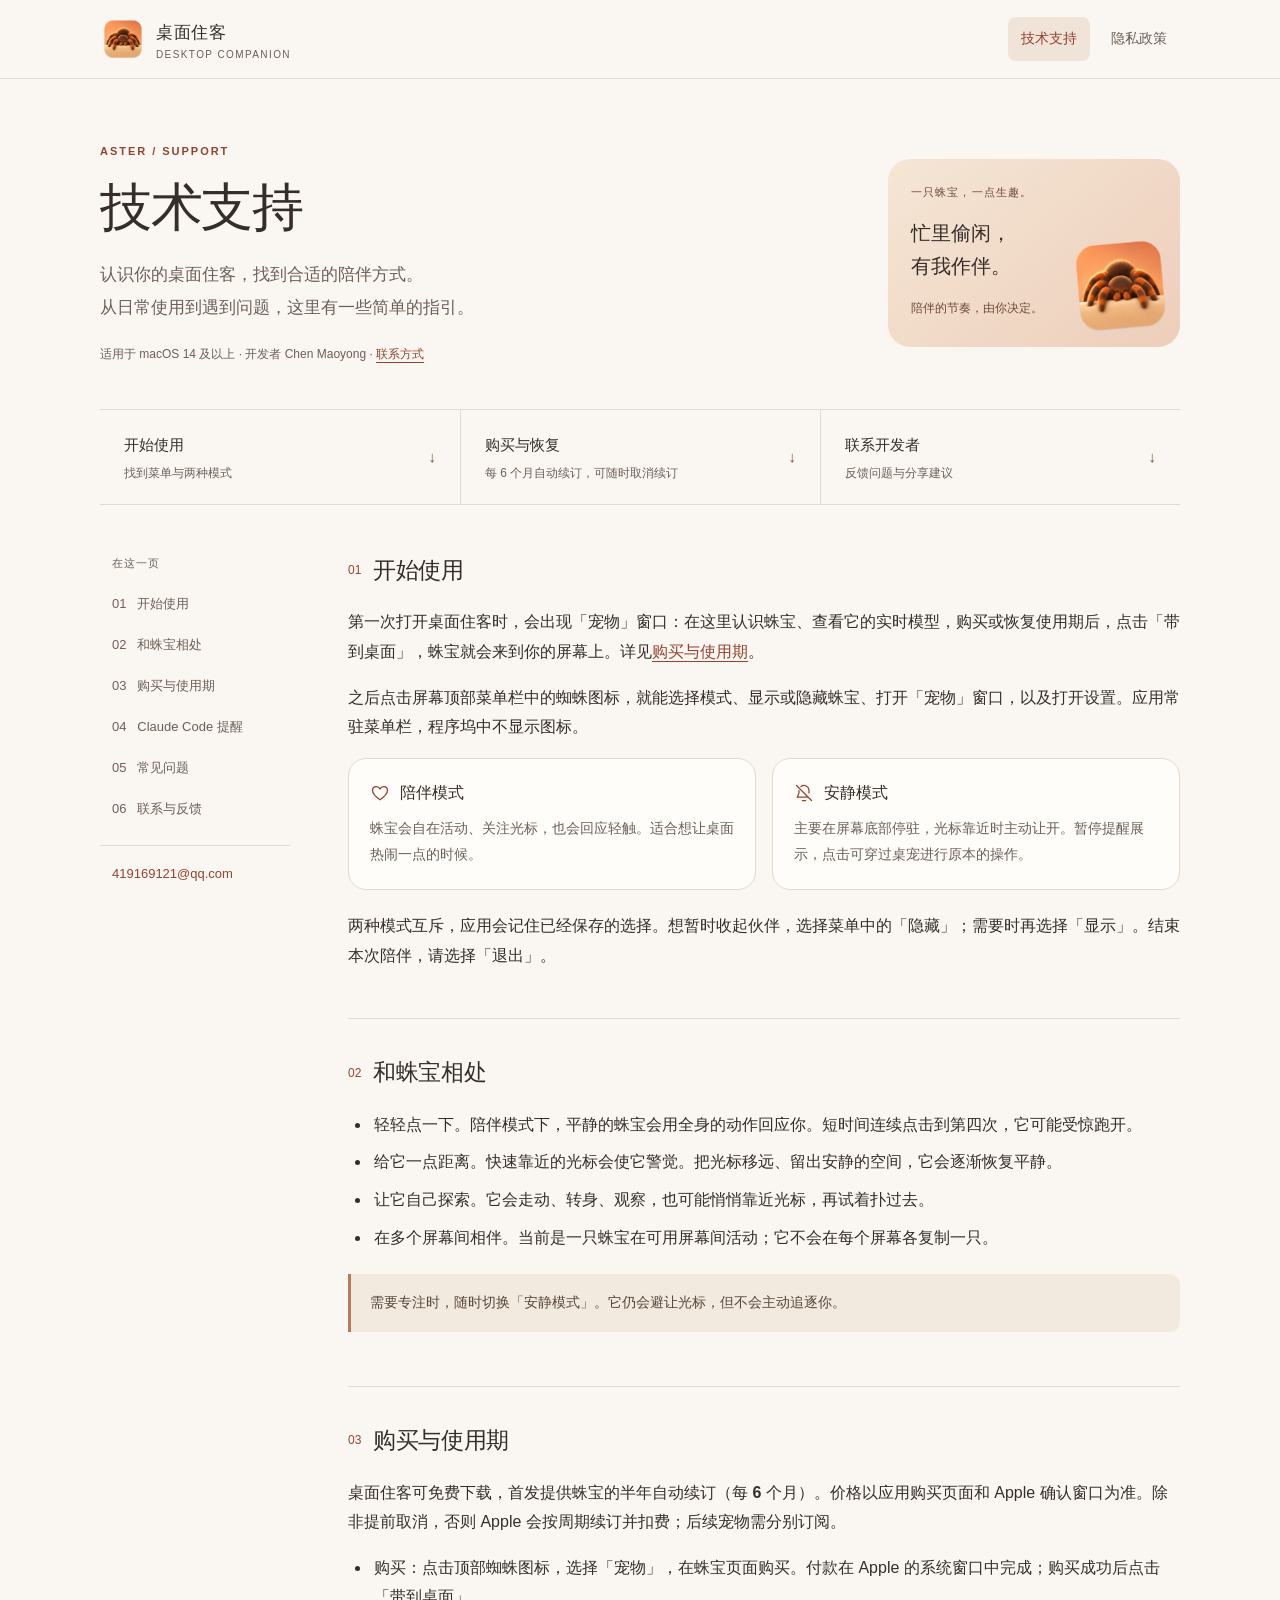
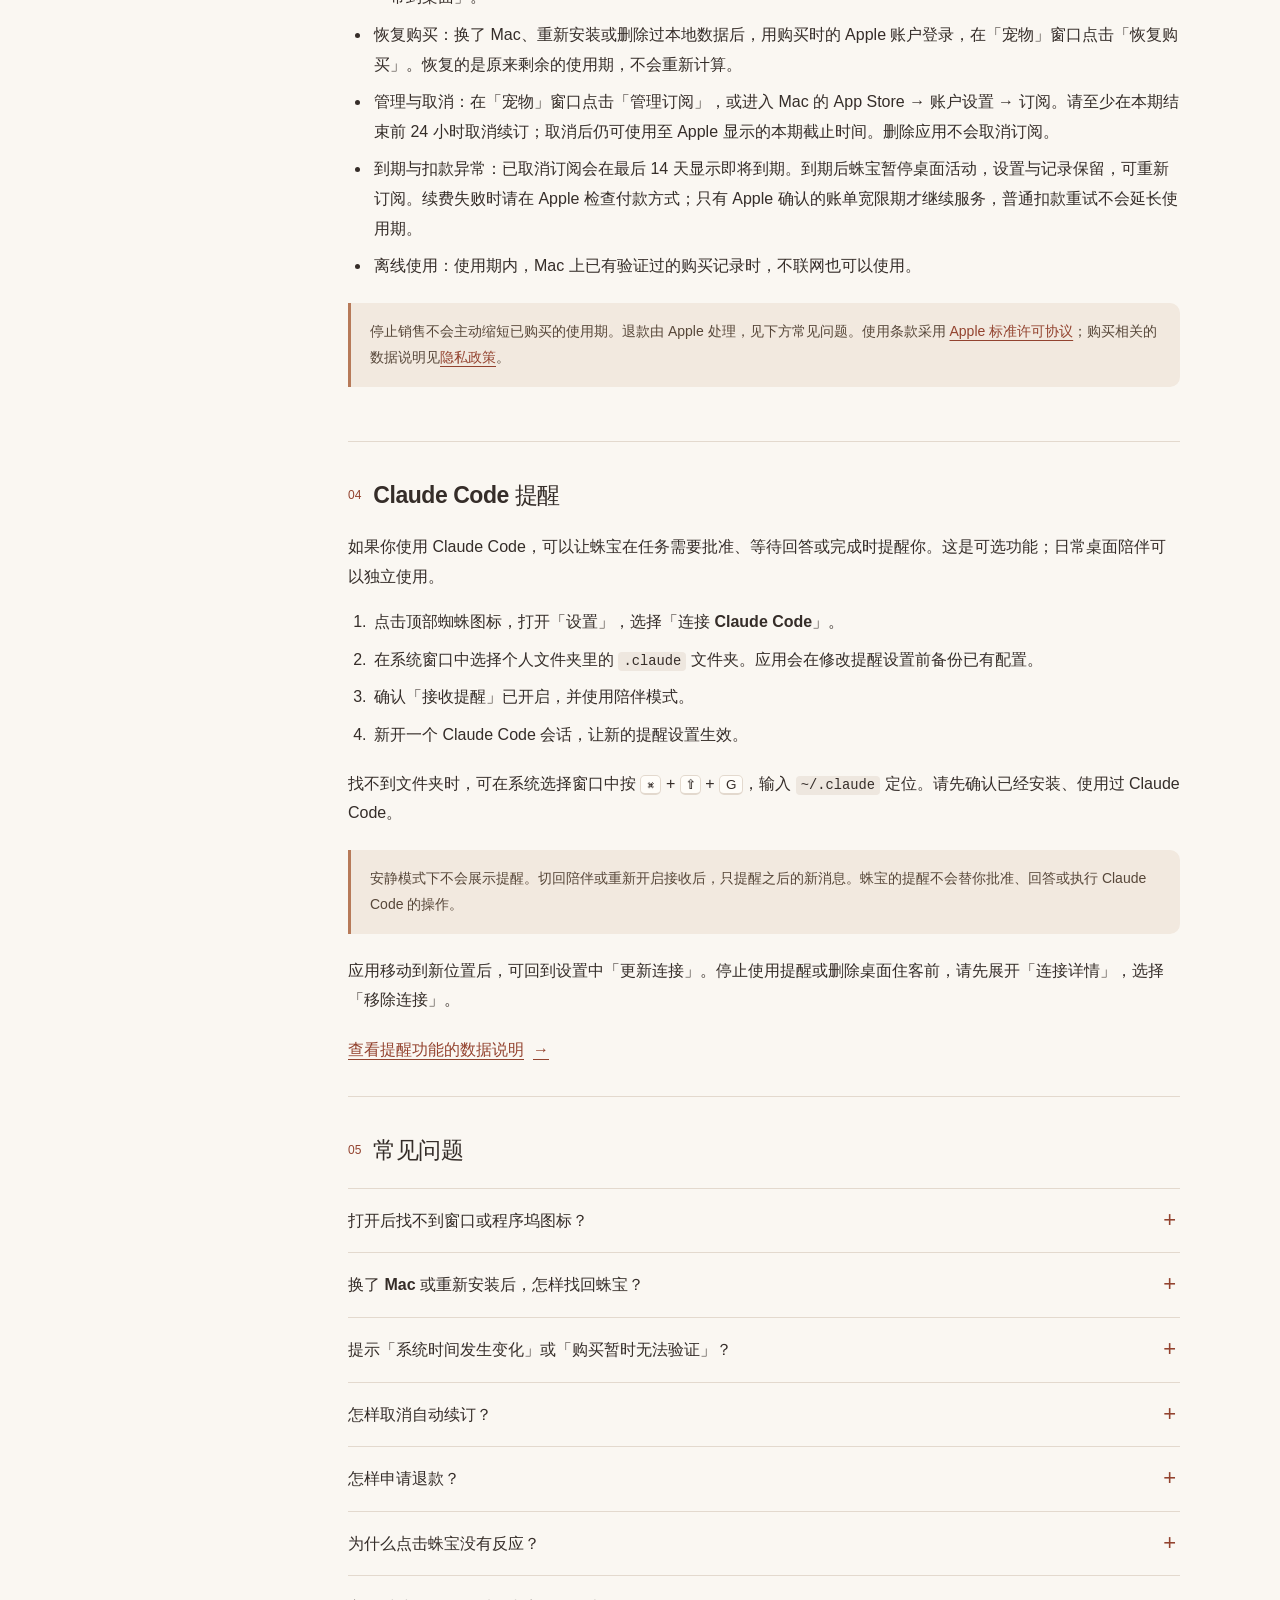
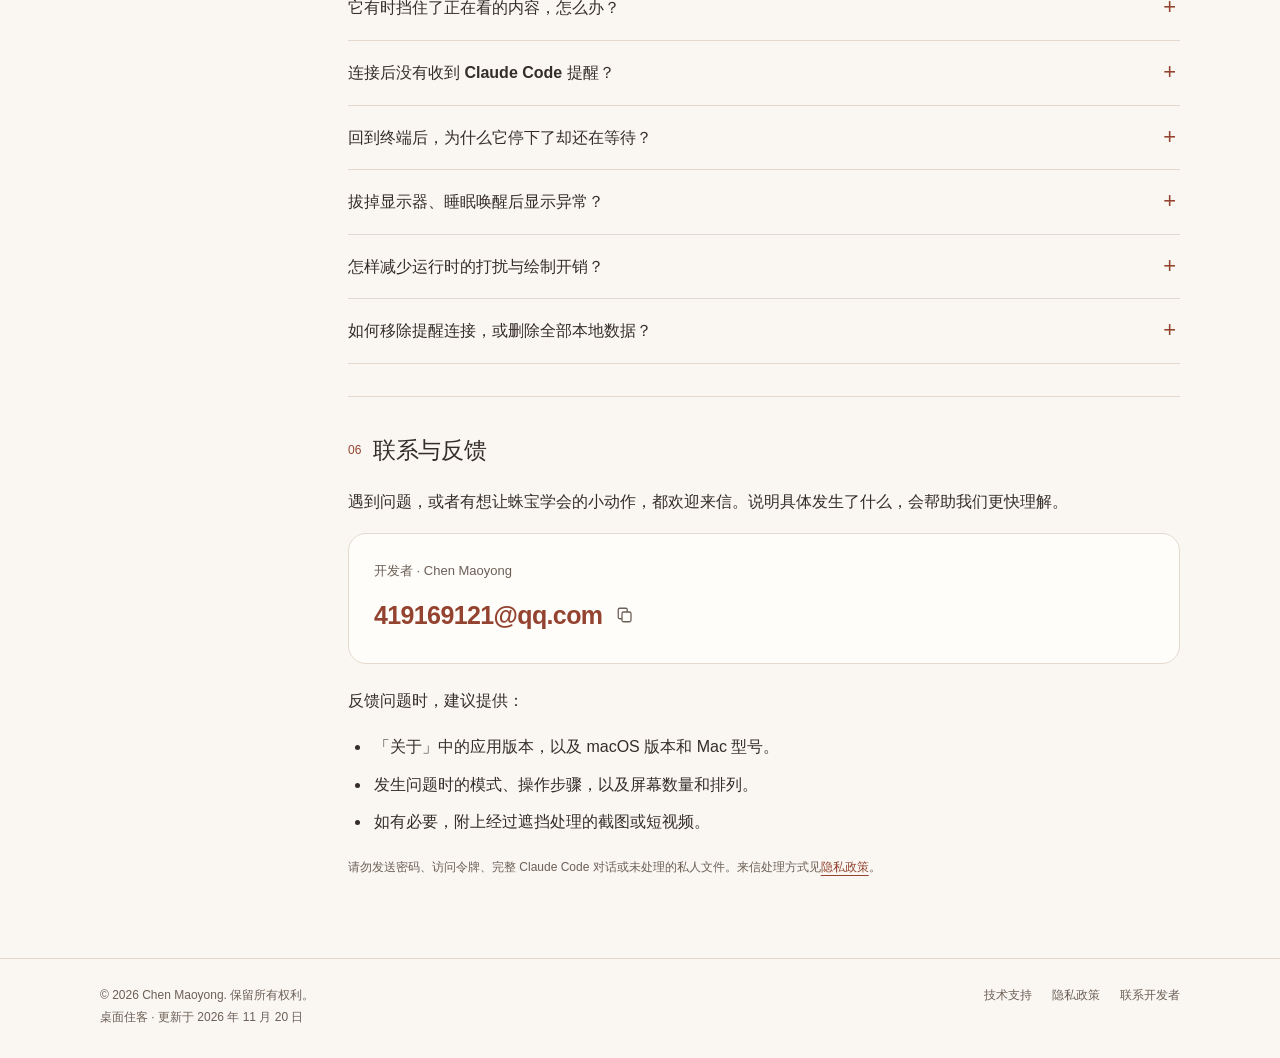
<file: docs/index.html>
<!doctype html>
<!-- 站点根地址直接进入帮助页；保留普通链接，支持阻止自动跳转的浏览器。 -->
<html lang="zh-CN">
<head>
    <meta charset="utf-8">
    <meta name="viewport" content="width=device-width, initial-scale=1">
    <meta http-equiv="refresh" content="0; url=./support/">
    <meta name="referrer" content="no-referrer">
    <title>桌面住客 · 技术支持</title>
    <link rel="canonical" href="https://chenmy.github.io/desktop-companion-support/support/">
    <link rel="icon" type="image/png" href="assets/favicon.png">
    <link rel="stylesheet" href="assets/site.css">
</head>
<body><main class="utility-page"><img src="assets/app-icon.png" alt="桌面住客应用图标" width="90" height="90"><h1>桌面住客</h1><p>正在打开技术支持。</p><p><a href="support/">进入技术支持</a> · <a href="privacy/">阅读隐私政策</a></p></main></body>
</html>
</file>
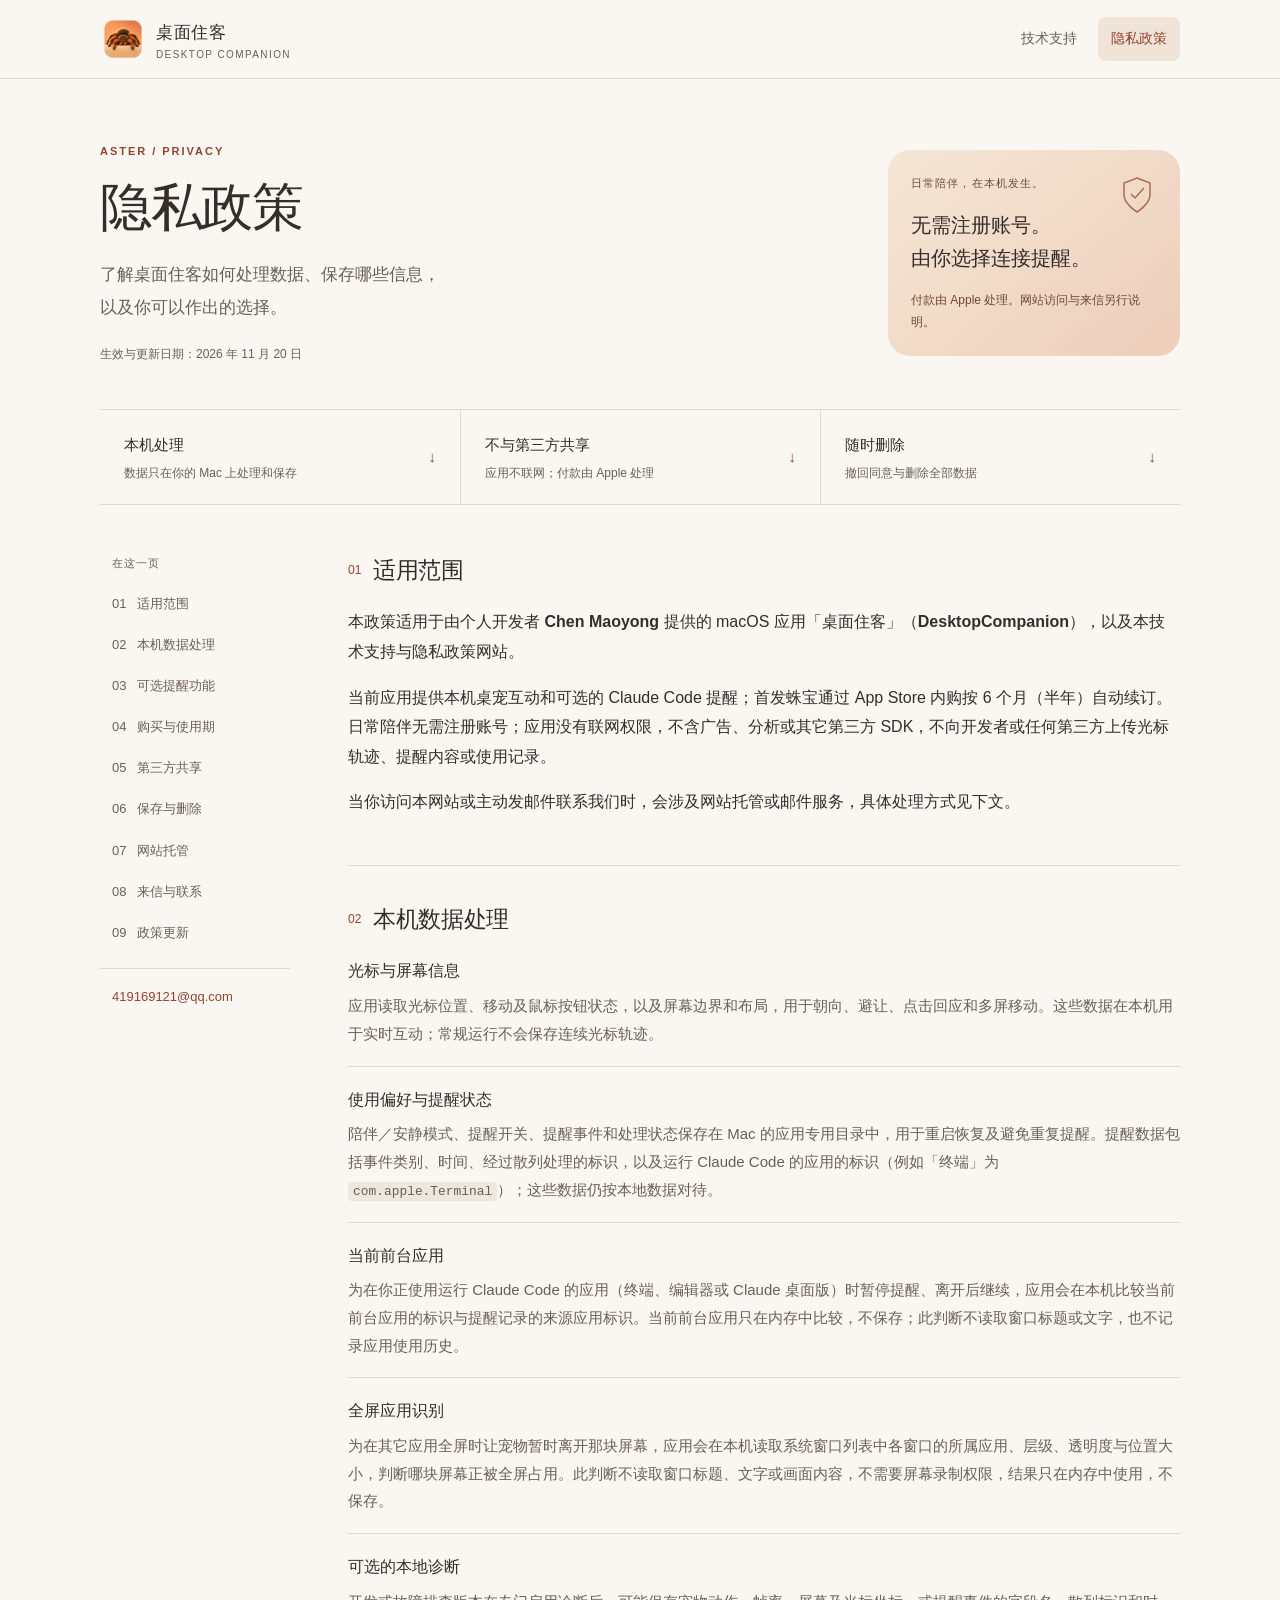
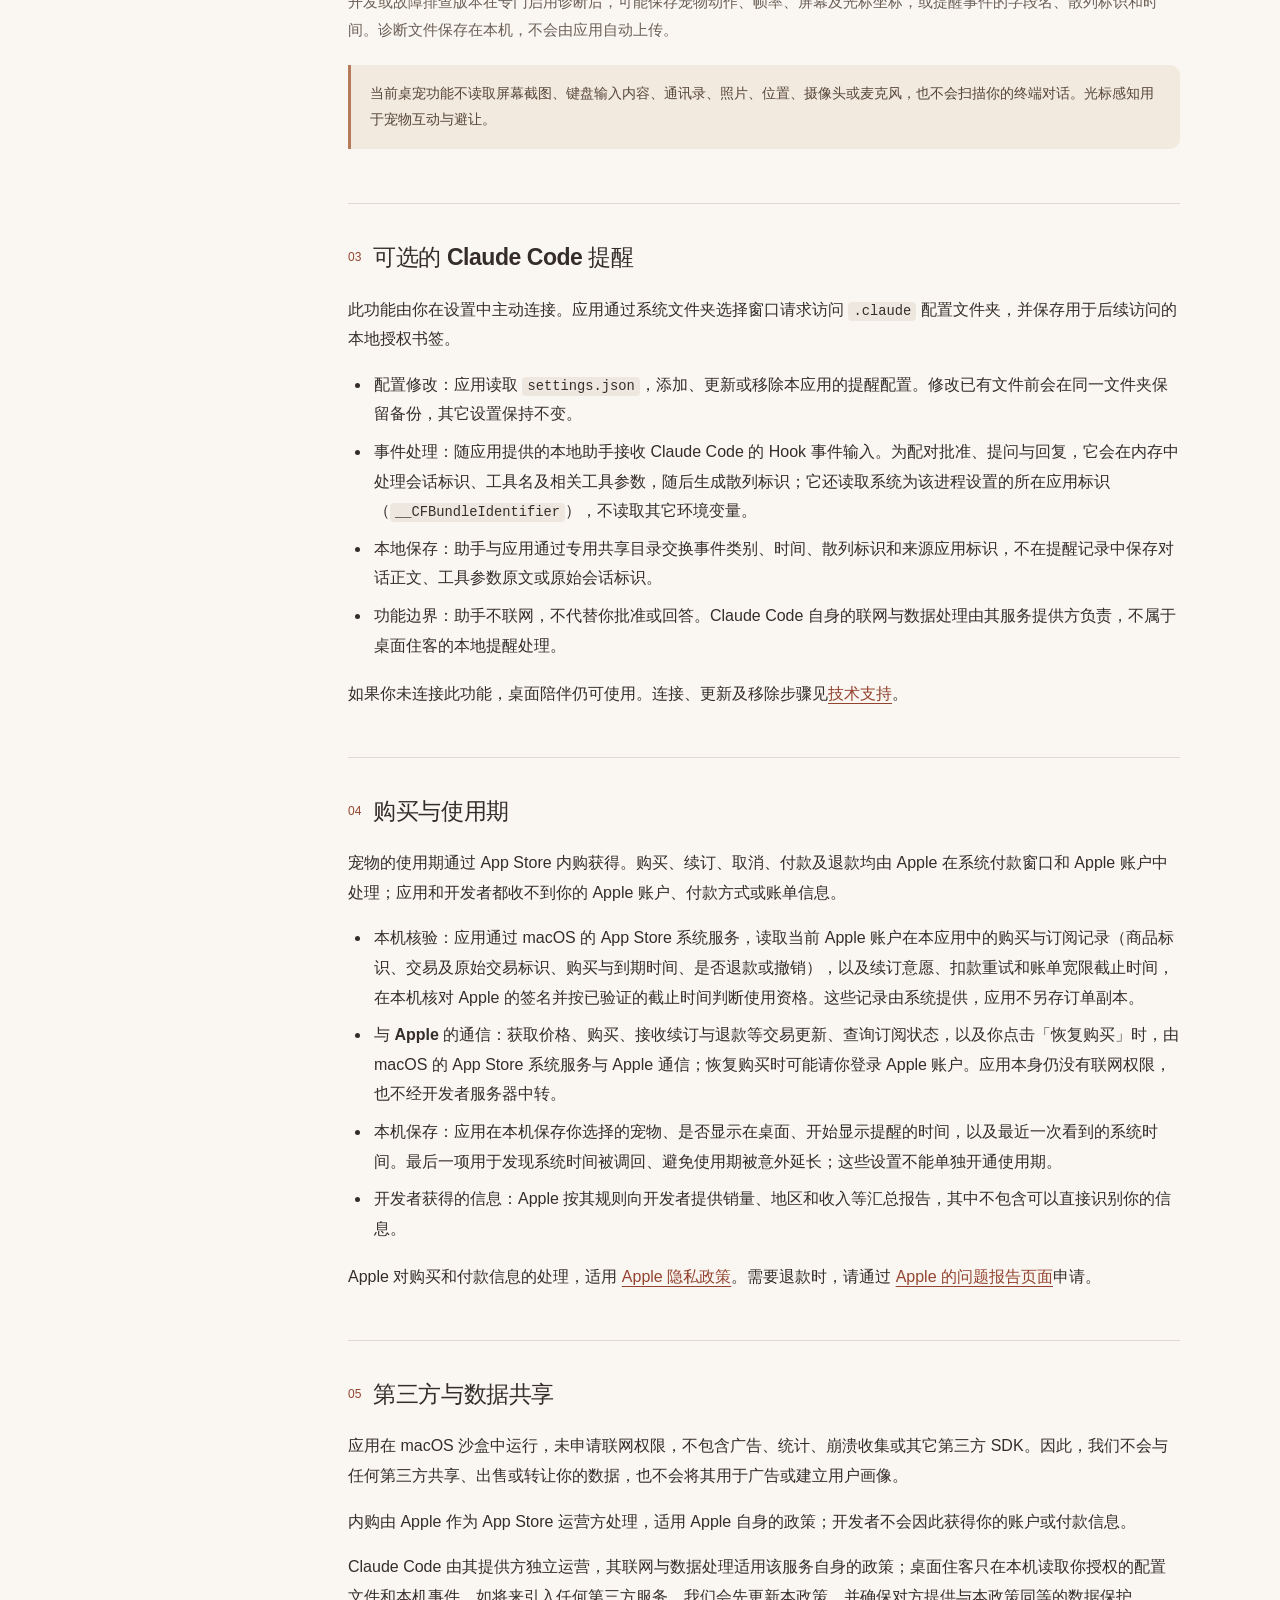
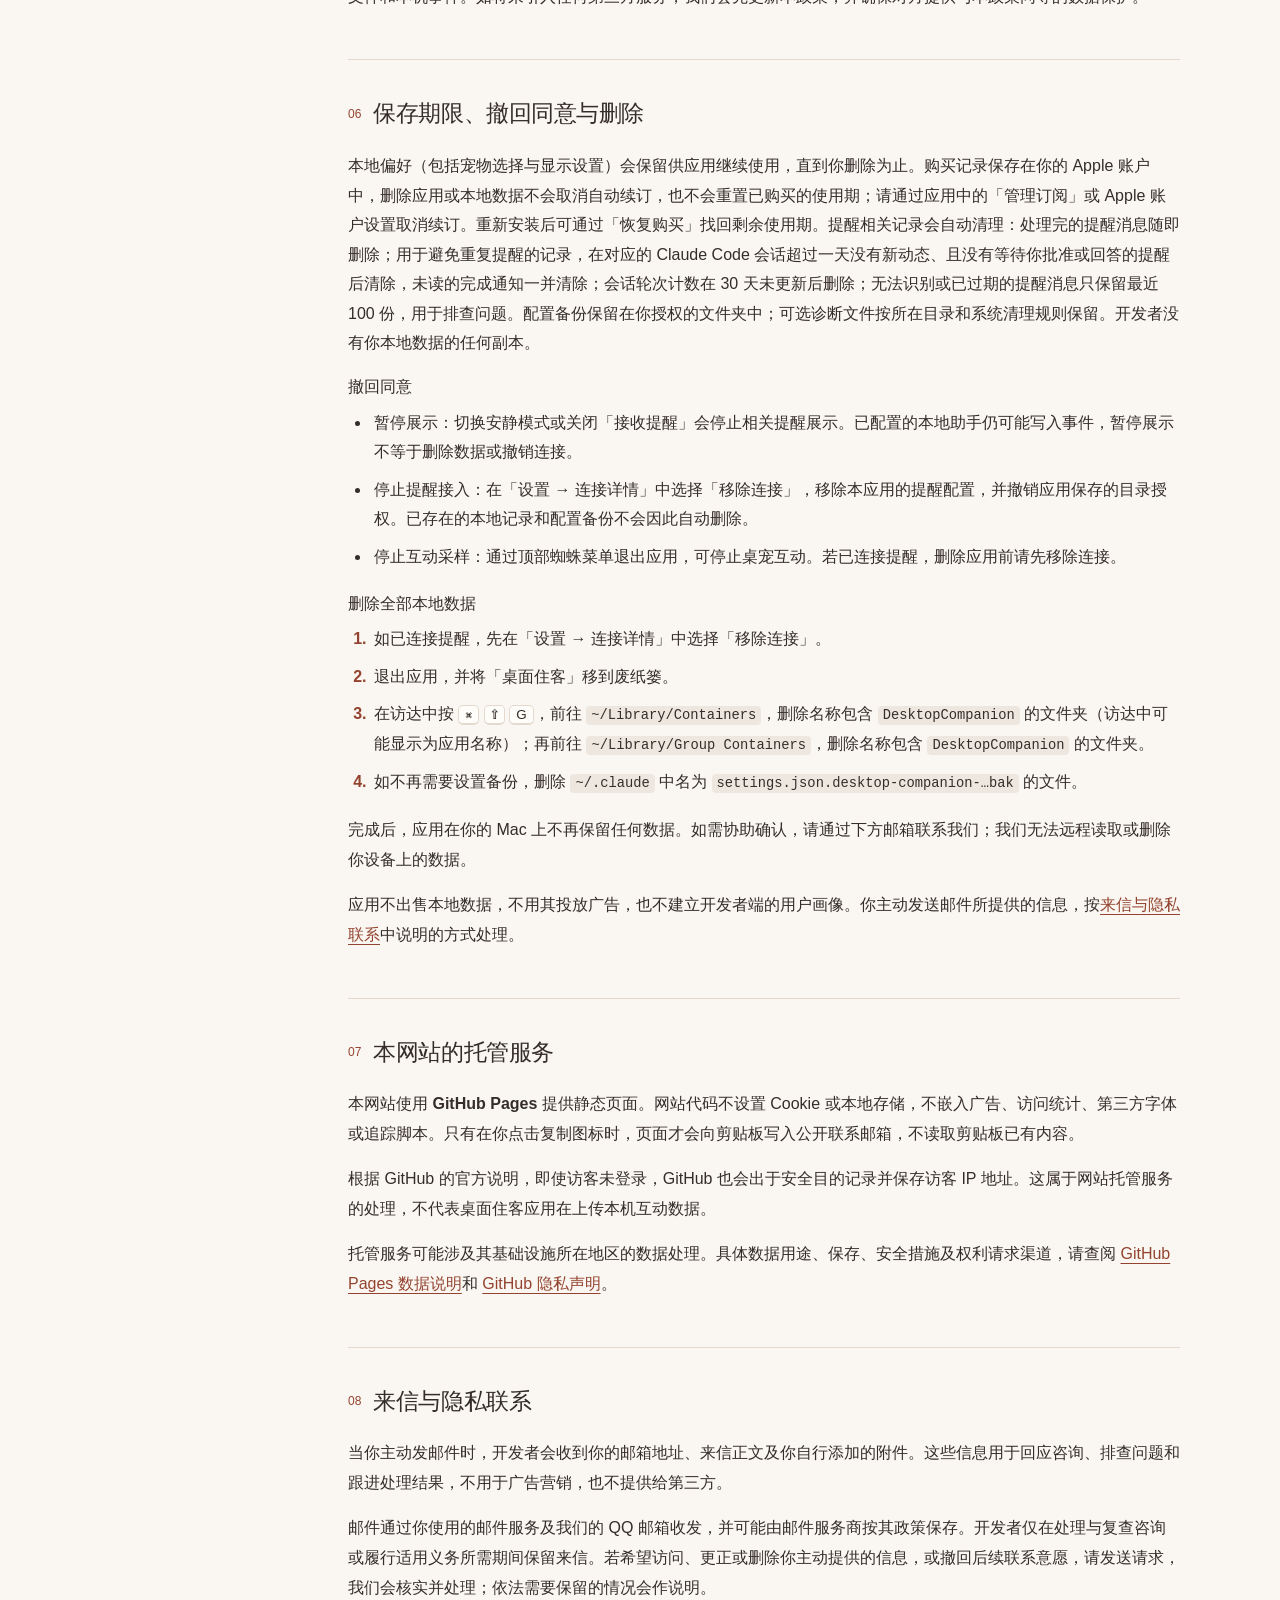
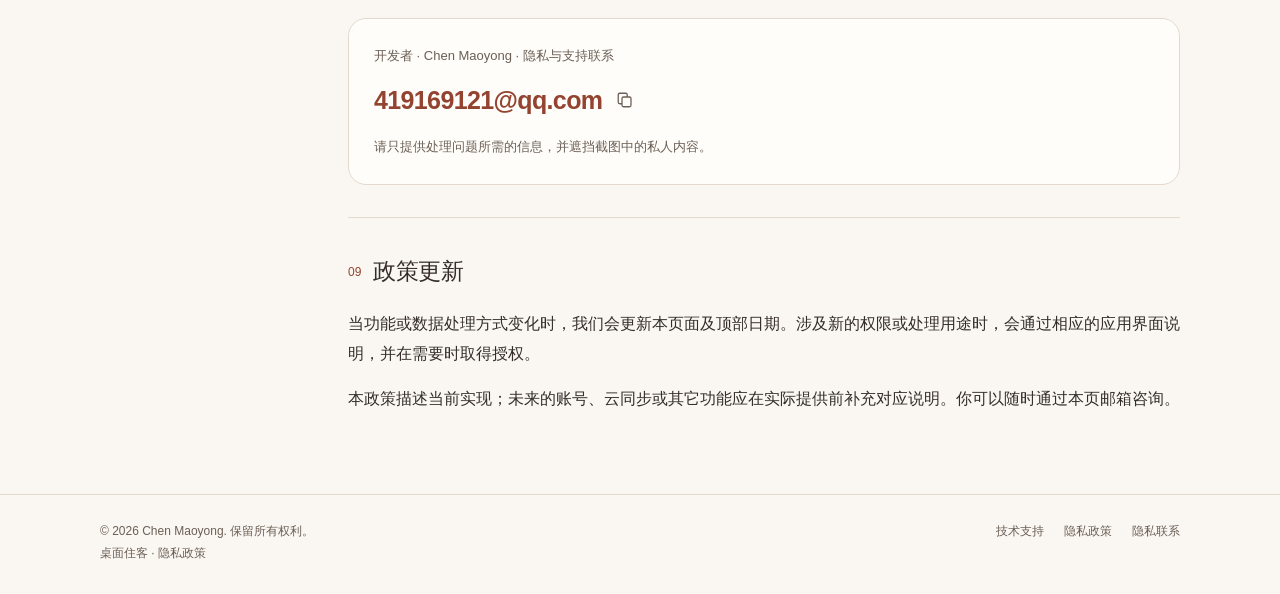
<file: docs/privacy/index.html>
<!doctype html>
<!-- 隐私政策（App Store「隐私政策网址」）：依据当前应用的数据路径编写，按审核指南 5.1.1(i) 写明处理的数据、第三方共享、保存与删除及撤回同意。 -->
<html lang="zh-CN">
<head>
    <meta charset="utf-8">
    <meta name="viewport" content="width=device-width, initial-scale=1">
    <meta name="description" content="桌面住客（DesktopCompanion）隐私政策：本机处理的数据、可选 Claude Code 提醒、App Store 购买、第三方共享、保存与删除、来信，以及 GitHub Pages 托管说明。">
    <meta name="theme-color" content="#faf7f2" media="(prefers-color-scheme: light)">
    <meta name="theme-color" content="#1d1916" media="(prefers-color-scheme: dark)">
    <meta name="referrer" content="no-referrer">
    <title>隐私政策 · 桌面住客</title>
    <link rel="canonical" href="https://chenmy.github.io/desktop-companion-support/privacy/">
    <link rel="icon" type="image/png" href="../assets/favicon.png">
    <link rel="stylesheet" href="../assets/site.css">
    <script src="../assets/contact.js" defer></script>
</head>
<body>
    <a class="skip-link" href="#main">跳到主要内容</a>
    <header class="site-header"><div class="container header-inner">
        <a class="brand" href="../support/" aria-label="桌面住客帮助首页"><img src="../assets/app-icon.png" alt="" width="46" height="46"><div><strong>桌面住客</strong><span>DESKTOP COMPANION</span></div></a>
        <nav class="primary-nav" aria-label="网站导航"><a href="../support/">技术支持</a><a href="./" aria-current="page">隐私政策</a></nav>
    </div></header>
    <main id="main" class="container" tabindex="-1">
        <div class="hero">
            <div>
                <p class="eyebrow">ASTER / PRIVACY</p>
                <h1>隐私政策</h1>
                <p class="hero-copy">了解桌面住客如何处理数据、保存哪些信息，<br>以及你可以作出的选择。</p>
                <p class="meta">生效与更新日期：2026 年 11 月 20 日</p>
            </div>
            <aside class="hero-note" aria-label="隐私概览">
                <svg class="seal" width="36" height="42" viewBox="0 0 36 42" fill="none" stroke="currentColor" stroke-width="1.5" aria-hidden="true"><path d="M18 3 31 8v12c0 9-13 17-13 17S5 29 5 20V8L18 3Z"/><path d="m12 19 4 4 9-10"/></svg>
                <div class="note-label">日常陪伴，在本机发生。</div>
                <strong>无需注册账号。<br>由你选择连接提醒。</strong>
                <p>付款由 Apple 处理。网站访问与来信另行说明。</p>
            </aside>
        </div>
        <div class="quick-links" aria-label="政策摘要">
            <a class="quick-link" href="#local-data"><div><span>本机处理</span><small>数据只在你的 Mac 上处理和保存</small></div><span class="arrow" aria-hidden="true">↓</span></a>
            <a class="quick-link" href="#sharing"><div><span>不与第三方共享</span><small>应用不联网；付款由 Apple 处理</small></div><span class="arrow" aria-hidden="true">↓</span></a>
            <a class="quick-link" href="#deletion"><div><span>随时删除</span><small>撤回同意与删除全部数据</small></div><span class="arrow" aria-hidden="true">↓</span></a>
        </div>
        <div class="reading-layout">
            <nav class="toc" aria-label="本页目录">
                <p class="toc-label">在这一页</p>
                <a href="#scope">01 &nbsp; 适用范围</a>
                <a href="#local-data">02 &nbsp; 本机数据处理</a>
                <a href="#reminders">03 &nbsp; 可选提醒功能</a>
                <a href="#purchases">04 &nbsp; 购买与使用期</a>
                <a href="#sharing">05 &nbsp; 第三方共享</a>
                <a href="#choices">06 &nbsp; 保存与删除</a>
                <a href="#website">07 &nbsp; 网站托管</a>
                <a href="#contact">08 &nbsp; 来信与联系</a>
                <a href="#updates">09 &nbsp; 政策更新</a>
                <a class="toc-contact" href="mailto:419169121@qq.com?subject=%E6%A1%8C%E9%9D%A2%E4%BC%99%E4%BC%B4%20%E9%9A%90%E7%A7%81%E5%92%A8%E8%AF%A2">419169121@qq.com</a>
            </nav>
            <article class="document" aria-label="隐私政策正文">
                <section id="scope" class="document-section" aria-labelledby="scope-title">
                    <div class="section-heading"><span class="section-number" aria-hidden="true">01</span><h2 id="scope-title">适用范围</h2></div>
                    <p>本政策适用于由个人开发者 <strong>Chen Maoyong</strong> 提供的 macOS 应用<strong>「桌面住客」（DesktopCompanion）</strong>，以及本技术支持与隐私政策网站。</p>
                    <p>当前应用提供本机桌宠互动和可选的 Claude Code 提醒；首发蛛宝通过 App Store 内购按 6 个月（半年）自动续订。日常陪伴无需注册账号；应用没有联网权限，不含广告、分析或其它第三方 SDK，不向开发者或任何第三方上传光标轨迹、提醒内容或使用记录。</p>
                    <p>当你访问本网站或主动发邮件联系我们时，会涉及网站托管或邮件服务，具体处理方式见下文。</p>
                </section>
                <section id="local-data" class="document-section" aria-labelledby="local-data-title">
                    <div class="section-heading"><span class="section-number" aria-hidden="true">02</span><h2 id="local-data-title">本机数据处理</h2></div>
                    <dl class="data-list">
                        <div><dt>光标与屏幕信息</dt><dd>应用读取光标位置、移动及鼠标按钮状态，以及屏幕边界和布局，用于朝向、避让、点击回应和多屏移动。这些数据在本机用于实时互动；常规运行不会保存连续光标轨迹。</dd></div>
                        <div><dt>使用偏好与提醒状态</dt><dd>陪伴／安静模式、提醒开关、提醒事件和处理状态保存在 Mac 的应用专用目录中，用于重启恢复及避免重复提醒。提醒数据包括事件类别、时间、经过散列处理的标识，以及运行 Claude Code 的应用的标识（例如「终端」为 <code>com.apple.Terminal</code>）；这些数据仍按本地数据对待。</dd></div>
                        <div><dt>当前前台应用</dt><dd>为在你正使用运行 Claude Code 的应用（终端、编辑器或 Claude 桌面版）时暂停提醒、离开后继续，应用会在本机比较当前前台应用的标识与提醒记录的来源应用标识。当前前台应用只在内存中比较，不保存；此判断不读取窗口标题或文字，也不记录应用使用历史。</dd></div>
                        <div><dt>全屏应用识别</dt><dd>为在其它应用全屏时让宠物暂时离开那块屏幕，应用会在本机读取系统窗口列表中各窗口的所属应用、层级、透明度与位置大小，判断哪块屏幕正被全屏占用。此判断不读取窗口标题、文字或画面内容，不需要屏幕录制权限，结果只在内存中使用，不保存。</dd></div>
                        <div><dt>可选的本地诊断</dt><dd>开发或故障排查版本在专门启用诊断后，可能保存宠物动作、帧率、屏幕及光标坐标，或提醒事件的字段名、散列标识和时间。诊断文件保存在本机，不会由应用自动上传。</dd></div>
                    </dl>
                    <div class="note">当前桌宠功能不读取屏幕截图、键盘输入内容、通讯录、照片、位置、摄像头或麦克风，也不会扫描你的终端对话。光标感知用于宠物互动与避让。</div>
                </section>
                <section id="reminders" class="document-section" aria-labelledby="reminders-title">
                    <div class="section-heading"><span class="section-number" aria-hidden="true">03</span><h2 id="reminders-title">可选的 Claude Code 提醒</h2></div>
                    <p>此功能由你在设置中主动连接。应用通过系统文件夹选择窗口请求访问 <code>.claude</code> 配置文件夹，并保存用于后续访问的本地授权书签。</p>
                    <ul>
                        <li><strong>配置修改：</strong>应用读取 <code>settings.json</code>，添加、更新或移除本应用的提醒配置。修改已有文件前会在同一文件夹保留备份，其它设置保持不变。</li>
                        <li><strong>事件处理：</strong>随应用提供的本地助手接收 Claude Code 的 Hook 事件输入。为配对批准、提问与回复，它会在内存中处理会话标识、工具名及相关工具参数，随后生成散列标识；它还读取系统为该进程设置的所在应用标识（<code>__CFBundleIdentifier</code>），不读取其它环境变量。</li>
                        <li><strong>本地保存：</strong>助手与应用通过专用共享目录交换事件类别、时间、散列标识和来源应用标识，不在提醒记录中保存对话正文、工具参数原文或原始会话标识。</li>
                        <li><strong>功能边界：</strong>助手不联网，不代替你批准或回答。Claude Code 自身的联网与数据处理由其服务提供方负责，不属于桌面住客的本地提醒处理。</li>
                    </ul>
                    <p>如果你未连接此功能，桌面陪伴仍可使用。连接、更新及移除步骤见<a href="../support/#reminders">技术支持</a>。</p>
                </section>
                <section id="purchases" class="document-section" aria-labelledby="purchases-title">
                    <div class="section-heading"><span class="section-number" aria-hidden="true">04</span><h2 id="purchases-title">购买与使用期</h2></div>
                    <p>宠物的使用期通过 App Store 内购获得。购买、续订、取消、付款及退款均由 Apple 在系统付款窗口和 Apple 账户中处理；应用和开发者都收不到你的 Apple 账户、付款方式或账单信息。</p>
                    <ul>
                        <li><strong>本机核验：</strong>应用通过 macOS 的 App Store 系统服务，读取当前 Apple 账户在本应用中的购买与订阅记录（商品标识、交易及原始交易标识、购买与到期时间、是否退款或撤销），以及续订意愿、扣款重试和账单宽限截止时间，在本机核对 Apple 的签名并按已验证的截止时间判断使用资格。这些记录由系统提供，应用不另存订单副本。</li>
                        <li><strong>与 Apple 的通信：</strong>获取价格、购买、接收续订与退款等交易更新、查询订阅状态，以及你点击「恢复购买」时，由 macOS 的 App Store 系统服务与 Apple 通信；恢复购买时可能请你登录 Apple 账户。应用本身仍没有联网权限，也不经开发者服务器中转。</li>
                        <li><strong>本机保存：</strong>应用在本机保存你选择的宠物、是否显示在桌面、开始显示提醒的时间，以及最近一次看到的系统时间。最后一项用于发现系统时间被调回、避免使用期被意外延长；这些设置不能单独开通使用期。</li>
                        <li><strong>开发者获得的信息：</strong>Apple 按其规则向开发者提供销量、地区和收入等汇总报告，其中不包含可以直接识别你的信息。</li>
                    </ul>
                    <p>Apple 对购买和付款信息的处理，适用 <a href="https://www.apple.com/legal/privacy/" rel="noreferrer">Apple 隐私政策</a>。需要退款时，请通过 <a href="https://reportaproblem.apple.com/" rel="noreferrer">Apple 的问题报告页面</a>申请。</p>
                </section>
                <section id="sharing" class="document-section" aria-labelledby="sharing-title">
                    <div class="section-heading"><span class="section-number" aria-hidden="true">05</span><h2 id="sharing-title">第三方与数据共享</h2></div>
                    <p>应用在 macOS 沙盒中运行，未申请联网权限，不包含广告、统计、崩溃收集或其它第三方 SDK。因此，<strong>我们不会与任何第三方共享、出售或转让你的数据</strong>，也不会将其用于广告或建立用户画像。</p>
                    <p>内购由 Apple 作为 App Store 运营方处理，适用 Apple 自身的政策；开发者不会因此获得你的账户或付款信息。</p>
                    <p>Claude Code 由其提供方独立运营，其联网与数据处理适用该服务自身的政策；桌面住客只在本机读取你授权的配置文件和本机事件。如将来引入任何第三方服务，我们会先更新本政策，并确保对方提供与本政策同等的数据保护。</p>
                </section>
                <section id="choices" class="document-section" aria-labelledby="choices-title">
                    <div class="section-heading"><span class="section-number" aria-hidden="true">06</span><h2 id="choices-title">保存期限、撤回同意与删除</h2></div>
                    <p>本地偏好（包括宠物选择与显示设置）会保留供应用继续使用，直到你删除为止。购买记录保存在你的 Apple 账户中，删除应用或本地数据不会取消自动续订，也不会重置已购买的使用期；请通过应用中的「管理订阅」或 Apple 账户设置取消续订。重新安装后可通过「恢复购买」找回剩余使用期。提醒相关记录会自动清理：处理完的提醒消息随即删除；用于避免重复提醒的记录，在对应的 Claude Code 会话超过一天没有新动态、且没有等待你批准或回答的提醒后清除，未读的完成通知一并清除；会话轮次计数在 30 天未更新后删除；无法识别或已过期的提醒消息只保留最近 100 份，用于排查问题。配置备份保留在你授权的文件夹中；可选诊断文件按所在目录和系统清理规则保留。开发者没有你本地数据的任何副本。</p>
                    <h3>撤回同意</h3>
                    <ul>
                        <li><strong>暂停展示：</strong>切换安静模式或关闭「接收提醒」会停止相关提醒展示。已配置的本地助手仍可能写入事件，暂停展示不等于删除数据或撤销连接。</li>
                        <li><strong>停止提醒接入：</strong>在「设置 → 连接详情」中选择「移除连接」，移除本应用的提醒配置，并撤销应用保存的目录授权。已存在的本地记录和配置备份不会因此自动删除。</li>
                        <li><strong>停止互动采样：</strong>通过顶部蜘蛛菜单退出应用，可停止桌宠互动。若已连接提醒，删除应用前请先移除连接。</li>
                    </ul>
                    <h3 id="deletion">删除全部本地数据</h3>
                    <ol class="steps">
                        <li>如已连接提醒，先在「设置 → 连接详情」中选择「移除连接」。</li>
                        <li>退出应用，并将「桌面住客」移到废纸篓。</li>
                        <li>在访达中按 <kbd>⌘</kbd> <kbd>⇧</kbd> <kbd>G</kbd>，前往 <code>~/Library/Containers</code>，删除名称包含 <code>DesktopCompanion</code> 的文件夹（访达中可能显示为应用名称）；再前往 <code>~/Library/Group Containers</code>，删除名称包含 <code>DesktopCompanion</code> 的文件夹。</li>
                        <li>如不再需要设置备份，删除 <code>~/.claude</code> 中名为 <code>settings.json.desktop-companion-…bak</code> 的文件。</li>
                    </ol>
                    <p>完成后，应用在你的 Mac 上不再保留任何数据。如需协助确认，请通过下方邮箱联系我们；我们无法远程读取或删除你设备上的数据。</p>
                    <p>应用不出售本地数据，不用其投放广告，也不建立开发者端的用户画像。你主动发送邮件所提供的信息，按<a href="#contact">来信与隐私联系</a>中说明的方式处理。</p>
                </section>
                <section id="website" class="document-section" aria-labelledby="website-title">
                    <div class="section-heading"><span class="section-number" aria-hidden="true">07</span><h2 id="website-title">本网站的托管服务</h2></div>
                    <p>本网站使用 <strong>GitHub Pages</strong> 提供静态页面。网站代码不设置 Cookie 或本地存储，不嵌入广告、访问统计、第三方字体或追踪脚本。只有在你点击复制图标时，页面才会向剪贴板写入公开联系邮箱，不读取剪贴板已有内容。</p>
                    <p>根据 GitHub 的官方说明，即使访客未登录，GitHub 也会出于安全目的记录并保存访客 IP 地址。这属于网站托管服务的处理，不代表桌面住客应用在上传本机互动数据。</p>
                    <p>托管服务可能涉及其基础设施所在地区的数据处理。具体数据用途、保存、安全措施及权利请求渠道，请查阅 <a href="https://docs.github.com/en/pages/getting-started-with-github-pages/what-is-github-pages#data-collection" rel="noreferrer">GitHub Pages 数据说明</a>和 <a href="https://docs.github.com/en/site-policy/privacy-policies/github-general-privacy-statement" rel="noreferrer">GitHub 隐私声明</a>。</p>
                </section>
                <section id="contact" class="document-section" aria-labelledby="contact-title">
                    <div class="section-heading"><span class="section-number" aria-hidden="true">08</span><h2 id="contact-title">来信与隐私联系</h2></div>
                    <p>当你主动发邮件时，开发者会收到你的邮箱地址、来信正文及你自行添加的附件。这些信息用于回应咨询、排查问题和跟进处理结果，不用于广告营销，也不提供给第三方。</p>
                    <p>邮件通过你使用的邮件服务及我们的 QQ 邮箱收发，并可能由邮件服务商按其政策保存。开发者仅在处理与复查咨询或履行适用义务所需期间保留来信。若希望访问、更正或删除你主动提供的信息，或撤回后续联系意愿，请发送请求，我们会核实并处理；依法需要保留的情况会作说明。</p>
                    <div class="contact-panel">
                        <p class="contact-caption">开发者 · Chen Maoyong · 隐私与支持联系</p>
                        <div class="email-line" data-email-contact><a class="contact-email" href="mailto:419169121@qq.com?subject=%E6%A1%8C%E9%9D%A2%E4%BC%99%E4%BC%B4%20%E9%9A%90%E7%A7%81%E5%92%A8%E8%AF%A2" data-email-address>419169121@qq.com</a><button class="copy-email" type="button" data-copy-email aria-label="复制邮箱" title="复制邮箱" hidden><svg class="icon-copy" width="18" height="18" viewBox="0 0 24 24" fill="none" stroke="currentColor" stroke-width="1.7" aria-hidden="true"><rect x="8" y="8" width="12" height="13" rx="2"/><path d="M15 8V5a2 2 0 0 0-2-2H5a2 2 0 0 0-2 2v10a2 2 0 0 0 2 2h3"/></svg><svg class="icon-done" width="18" height="18" viewBox="0 0 24 24" fill="none" stroke="currentColor" stroke-width="2.2" stroke-linecap="round" stroke-linejoin="round" aria-hidden="true"><path d="m5 12.5 4.5 4.5L19 7.5"/></svg></button><span class="visually-hidden" data-email-status role="status" aria-live="polite"></span></div>
                        <p class="contact-footnote">请只提供处理问题所需的信息，并遮挡截图中的私人内容。</p>
                    </div>
                </section>
                <section id="updates" class="document-section" aria-labelledby="updates-title">
                    <div class="section-heading"><span class="section-number" aria-hidden="true">09</span><h2 id="updates-title">政策更新</h2></div>
                    <p>当功能或数据处理方式变化时，我们会更新本页面及顶部日期。涉及新的权限或处理用途时，会通过相应的应用界面说明，并在需要时取得授权。</p>
                    <p>本政策描述当前实现；未来的账号、云同步或其它功能应在实际提供前补充对应说明。你可以随时通过本页邮箱咨询。</p>
                </section>
            </article>
        </div>
    </main>
    <footer class="site-footer"><div class="container footer-inner"><div><p>© 2026 Chen Maoyong. 保留所有权利。</p><p>桌面住客 · 隐私政策</p></div><nav class="footer-links" aria-label="页脚导航"><a href="../support/">技术支持</a><a href="./">隐私政策</a><a href="#contact">隐私联系</a></nav></div></footer>
</body>
</html>
</file>
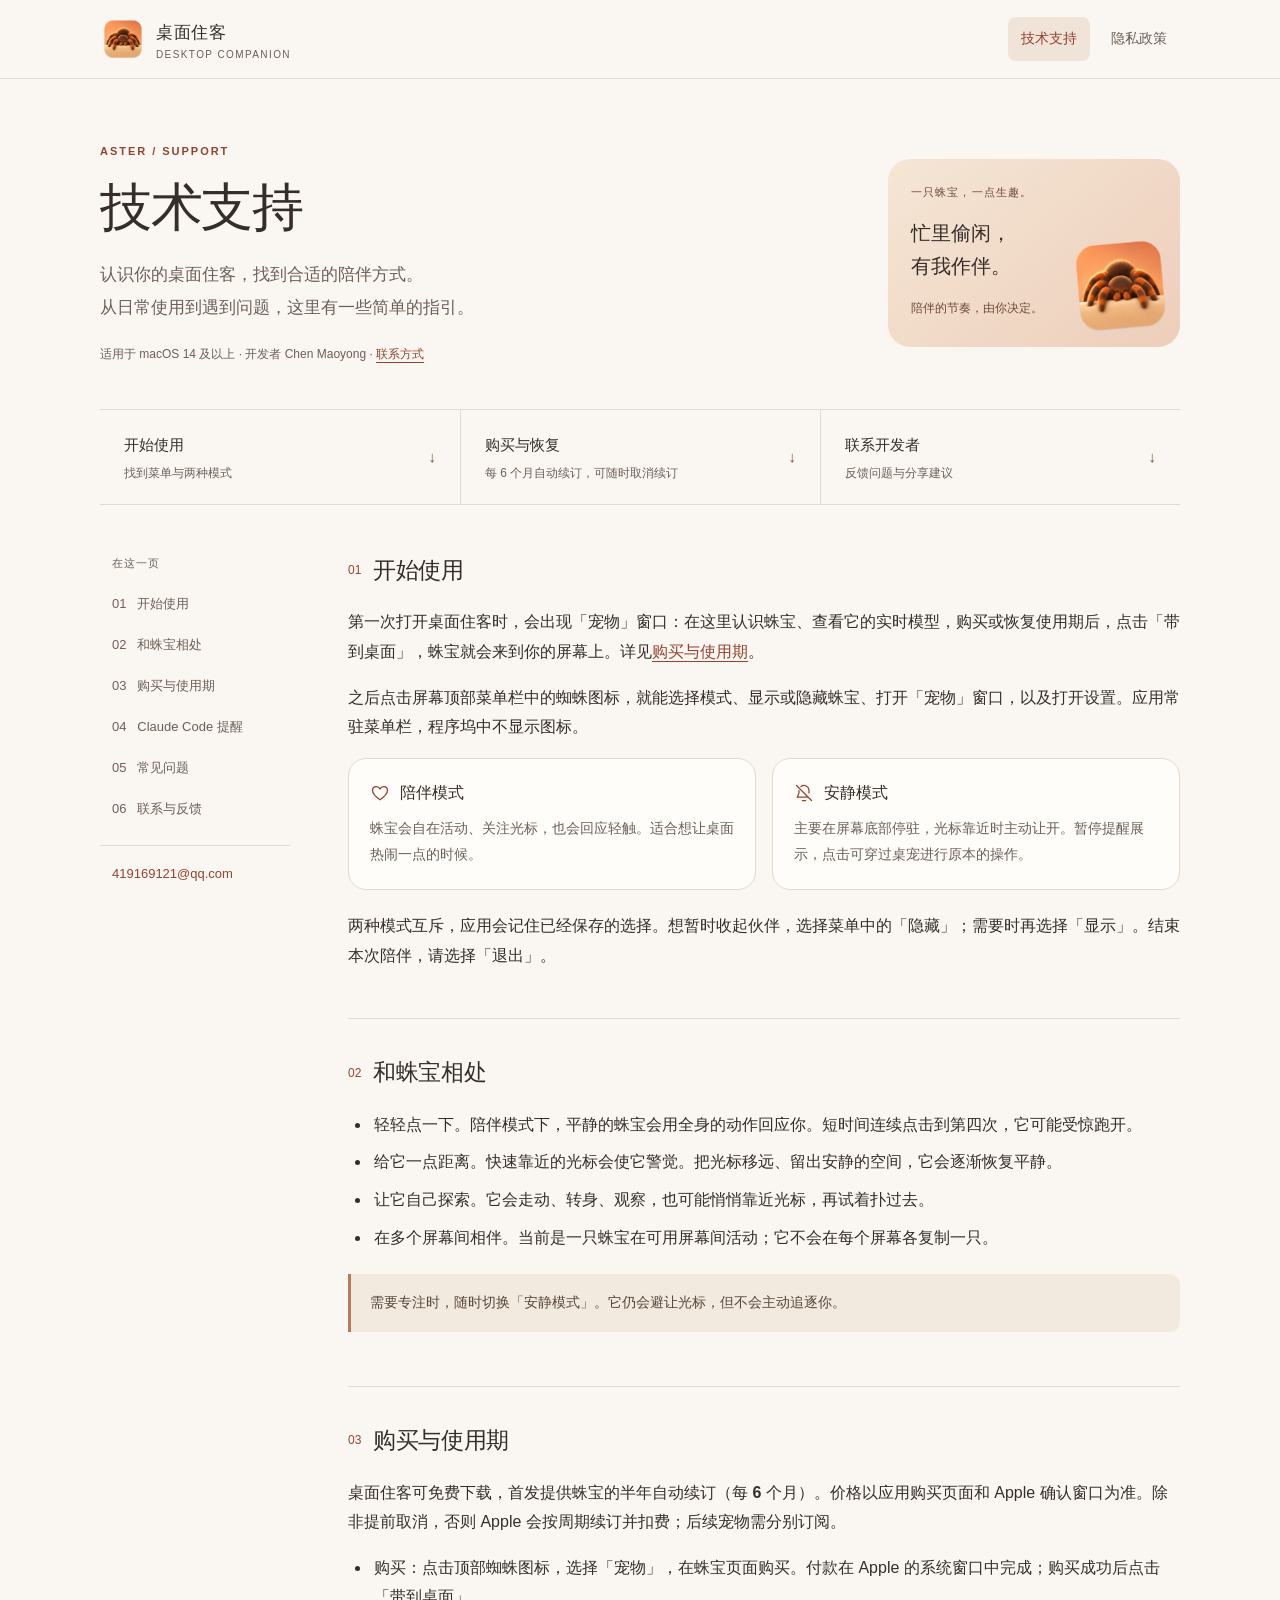
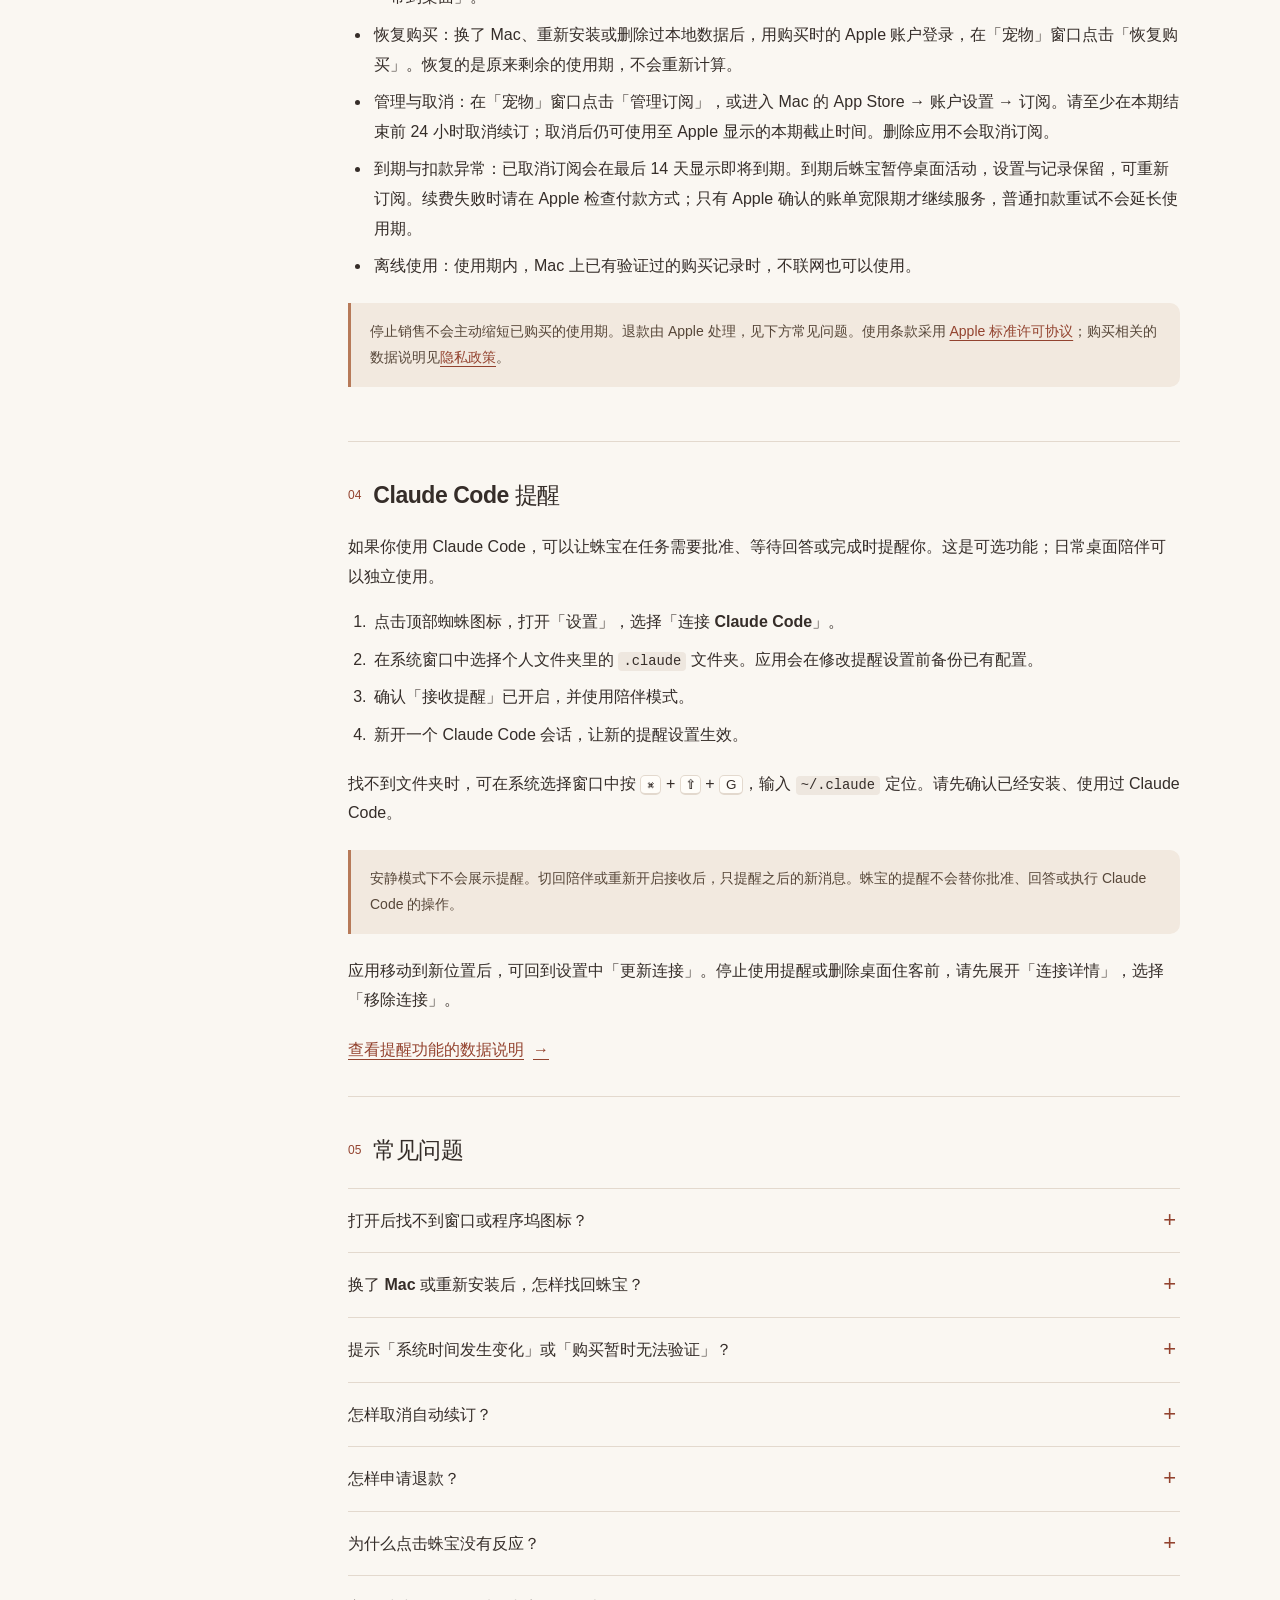
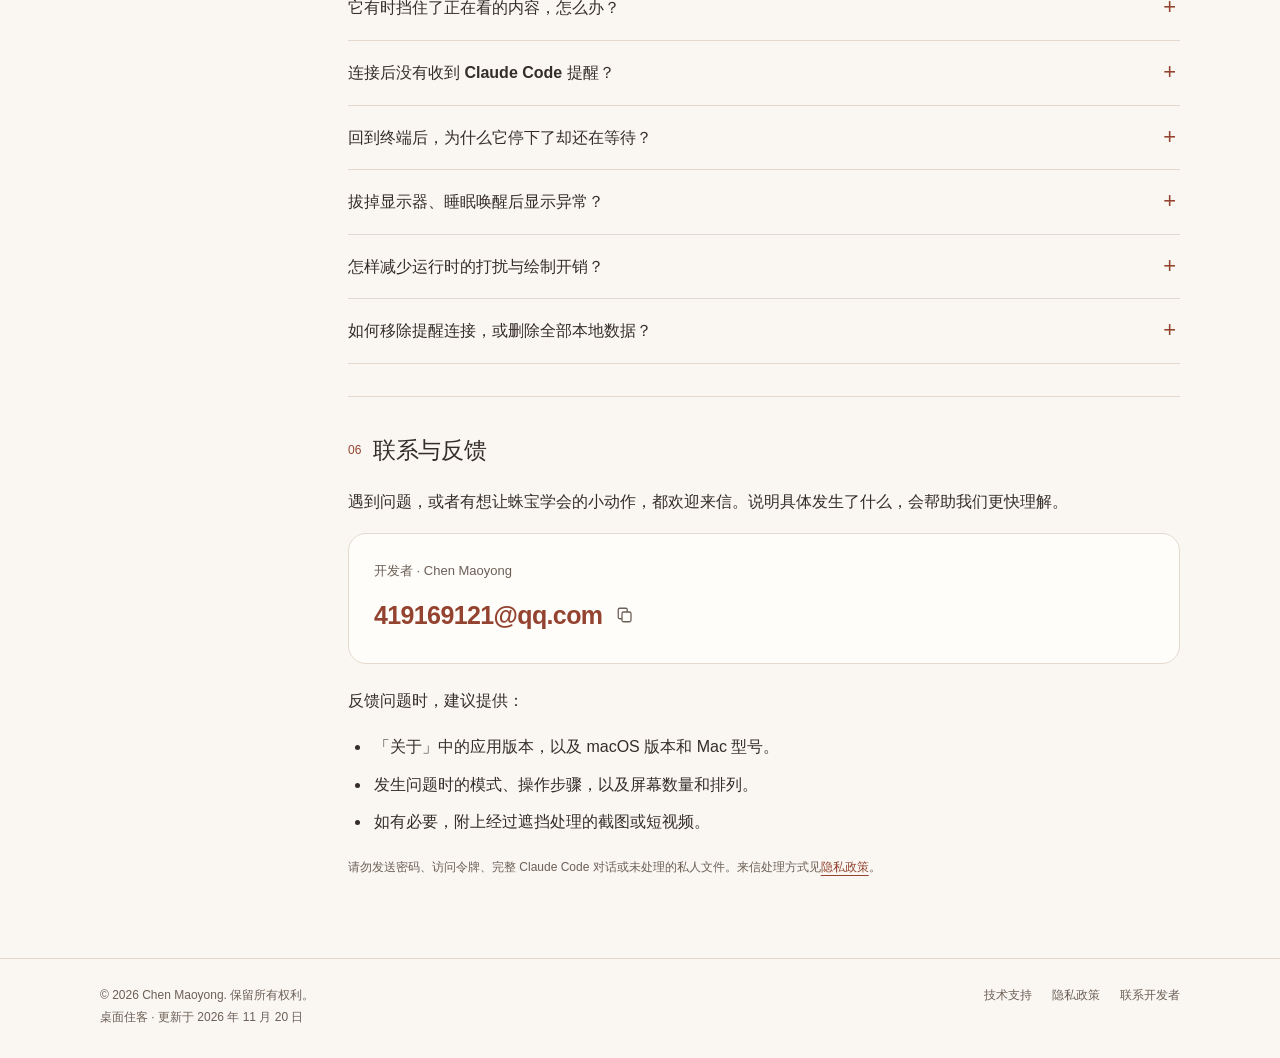
<file: docs/support/index.html>
<!doctype html>
<!-- 技术支持（App Store「技术支持网址」）：介绍现有功能并提供开发者联系方式；只加载本站的复制邮箱脚本。 -->
<html lang="zh-CN">
<head>
    <meta charset="utf-8">
    <meta name="viewport" content="width=device-width, initial-scale=1">
    <meta name="description" content="桌面住客（DesktopCompanion）技术支持：陪伴与安静模式、光标互动、Claude Code 提醒、常见问题及联系开发者的方式。">
    <meta name="theme-color" content="#faf7f2" media="(prefers-color-scheme: light)">
    <meta name="theme-color" content="#1d1916" media="(prefers-color-scheme: dark)">
    <meta name="referrer" content="no-referrer">
    <title>技术支持 · 桌面住客</title>
    <link rel="canonical" href="https://chenmy.github.io/desktop-companion-support/support/">
    <link rel="icon" type="image/png" href="../assets/favicon.png">
    <link rel="stylesheet" href="../assets/site.css">
    <script src="../assets/contact.js" defer></script>
</head>
<body>
    <a class="skip-link" href="#main">跳到主要内容</a>
    <header class="site-header">
        <div class="container header-inner">
            <a class="brand" href="./" aria-label="桌面住客帮助首页">
                <img src="../assets/app-icon.png" alt="" width="46" height="46">
                <div><strong>桌面住客</strong><span>DESKTOP COMPANION</span></div>
            </a>
            <nav class="primary-nav" aria-label="网站导航">
                <a href="./" aria-current="page">技术支持</a>
                <a href="../privacy/">隐私政策</a>
            </nav>
        </div>
    </header>
    <main id="main" class="container" tabindex="-1">
        <div class="hero">
            <div>
                <p class="eyebrow">ASTER / SUPPORT</p>
                <h1>技术支持</h1>
                <p class="hero-copy">认识你的桌面住客，找到合适的陪伴方式。<br>从日常使用到遇到问题，这里有一些简单的指引。</p>
                <p class="meta">适用于 macOS 14 及以上 · 开发者 Chen Maoyong · <a href="#contact">联系方式</a></p>
            </div>
            <aside class="hero-note" aria-label="桌面住客简介">
                <div class="note-label">一只蛛宝，一点生趣。</div>
                <strong>忙里偷闲，<br>有我作伴。</strong>
                <p>陪伴的节奏，由你决定。</p>
                <img class="pet" src="../assets/app-icon.png" alt="蛛宝从窗沿探出头的应用图标" width="105" height="105">
            </aside>
        </div>
        <nav class="quick-links" aria-label="快速入口">
            <a class="quick-link" href="#start"><div><span>开始使用</span><small>找到菜单与两种模式</small></div><span class="arrow" aria-hidden="true">↓</span></a>
            <a class="quick-link" href="#purchase"><div><span>购买与恢复</span><small>每 6 个月自动续订，可随时取消续订</small></div><span class="arrow" aria-hidden="true">↓</span></a>
            <a class="quick-link" href="#contact"><div><span>联系开发者</span><small>反馈问题与分享建议</small></div><span class="arrow" aria-hidden="true">↓</span></a>
        </nav>
        <div class="reading-layout">
            <nav class="toc" aria-label="本页目录">
                <p class="toc-label">在这一页</p>
                <a href="#start">01 &nbsp; 开始使用</a>
                <a href="#interaction">02 &nbsp; 和蛛宝相处</a>
                <a href="#purchase">03 &nbsp; 购买与使用期</a>
                <a href="#reminders">04 &nbsp; Claude Code 提醒</a>
                <a href="#questions">05 &nbsp; 常见问题</a>
                <a href="#contact">06 &nbsp; 联系与反馈</a>
                <a class="toc-contact" href="mailto:419169121@qq.com?subject=%E6%A1%8C%E9%9D%A2%E4%BC%99%E4%BC%B4%20%E4%BD%BF%E7%94%A8%E5%8F%8D%E9%A6%88">419169121@qq.com</a>
            </nav>
            <div class="document">
                <section id="start" class="document-section" aria-labelledby="start-title">
                    <div class="section-heading"><span class="section-number" aria-hidden="true">01</span><h2 id="start-title">开始使用</h2></div>
                    <p>第一次打开桌面住客时，会出现「宠物」窗口：在这里认识蛛宝、查看它的实时模型，购买或恢复使用期后，点击<strong>「带到桌面」</strong>，蛛宝就会来到你的屏幕上。详见<a href="#purchase">购买与使用期</a>。</p>
                    <p>之后点击屏幕顶部菜单栏中的蜘蛛图标，就能选择模式、显示或隐藏蛛宝、打开「宠物」窗口，以及打开设置。应用常驻菜单栏，程序坞中不显示图标。</p>
                    <div class="mode-grid">
                        <div class="mode-card">
                            <div class="mode-title"><svg width="20" height="20" viewBox="0 0 24 24" fill="none" stroke="currentColor" stroke-width="1.5" aria-hidden="true"><path d="M12 20S3 14.2 3 8.8C3 3.8 9.4 2.7 12 7c2.6-4.3 9-3.2 9 1.8C21 14.2 12 20 12 20Z"/></svg><h3>陪伴模式</h3></div>
                            <p>蛛宝会自在活动、关注光标，也会回应轻触。适合想让桌面热闹一点的时候。</p>
                        </div>
                        <div class="mode-card">
                            <div class="mode-title"><svg width="20" height="20" viewBox="0 0 24 24" fill="none" stroke="currentColor" stroke-width="1.5" stroke-linecap="round" aria-hidden="true"><path d="M18 12V9a6 6 0 0 0-9.8-4.6M6 9v3l-2 5h13M10 21h4M3 3l18 18"/></svg><h3>安静模式</h3></div>
                            <p>主要在屏幕底部停驻，光标靠近时主动让开。暂停提醒展示，点击可穿过桌宠进行原本的操作。</p>
                        </div>
                    </div>
                    <p>两种模式互斥，应用会记住已经保存的选择。想暂时收起伙伴，选择菜单中的<strong>「隐藏」</strong>；需要时再选择<strong>「显示」</strong>。结束本次陪伴，请选择<strong>「退出」</strong>。</p>
                </section>
                <section id="interaction" class="document-section" aria-labelledby="interaction-title">
                    <div class="section-heading"><span class="section-number" aria-hidden="true">02</span><h2 id="interaction-title">和蛛宝相处</h2></div>
                    <ul>
                        <li><strong>轻轻点一下。</strong>陪伴模式下，平静的蛛宝会用全身的动作回应你。短时间连续点击到第四次，它可能受惊跑开。</li>
                        <li><strong>给它一点距离。</strong>快速靠近的光标会使它警觉。把光标移远、留出安静的空间，它会逐渐恢复平静。</li>
                        <li><strong>让它自己探索。</strong>它会走动、转身、观察，也可能悄悄靠近光标，再试着扑过去。</li>
                        <li><strong>在多个屏幕间相伴。</strong>当前是一只蛛宝在可用屏幕间活动；它不会在每个屏幕各复制一只。</li>
                    </ul>
                    <div class="note">需要专注时，随时切换「安静模式」。它仍会避让光标，但不会主动追逐你。</div>
                </section>
                <section id="purchase" class="document-section" aria-labelledby="purchase-title">
                    <div class="section-heading"><span class="section-number" aria-hidden="true">03</span><h2 id="purchase-title">购买与使用期</h2></div>
                    <p>桌面住客可免费下载，首发提供蛛宝的<strong>半年自动续订（每 6 个月）</strong>。价格以应用购买页面和 Apple 确认窗口为准。除非提前取消，否则 Apple 会按周期续订并扣费；后续宠物需分别订阅。</p>
                    <ul>
                        <li><strong>购买：</strong>点击顶部蜘蛛图标，选择「宠物」，在蛛宝页面购买。付款在 Apple 的系统窗口中完成；购买成功后点击「带到桌面」。</li>
                        <li><strong>恢复购买：</strong>换了 Mac、重新安装或删除过本地数据后，用购买时的 Apple 账户登录，在「宠物」窗口点击「恢复购买」。恢复的是原来剩余的使用期，不会重新计算。</li>
                        <li><strong>管理与取消：</strong>在「宠物」窗口点击「管理订阅」，或进入 Mac 的 App Store → 账户设置 → 订阅。请至少在本期结束前 24 小时取消续订；取消后仍可使用至 Apple 显示的本期截止时间。<strong>删除应用不会取消订阅。</strong></li>
                        <li><strong>到期与扣款异常：</strong>已取消订阅会在最后 14 天显示即将到期。到期后蛛宝暂停桌面活动，设置与记录保留，可重新订阅。续费失败时请在 Apple 检查付款方式；只有 Apple 确认的账单宽限期才继续服务，普通扣款重试不会延长使用期。</li>
                        <li><strong>离线使用：</strong>使用期内，Mac 上已有验证过的购买记录时，不联网也可以使用。</li>
                    </ul>
                    <div class="note"><p>停止销售不会主动缩短已购买的使用期。退款由 Apple 处理，见下方常见问题。使用条款采用 <a href="https://www.apple.com/legal/internet-services/itunes/dev/stdeula/" rel="noreferrer">Apple 标准许可协议</a>；购买相关的数据说明见<a href="../privacy/#purchases">隐私政策</a>。</p></div>
                </section>
                <section id="reminders" class="document-section" aria-labelledby="reminders-title">
                    <div class="section-heading"><span class="section-number" aria-hidden="true">04</span><h2 id="reminders-title">Claude Code 提醒</h2></div>
                    <p>如果你使用 Claude Code，可以让蛛宝在任务需要批准、等待回答或完成时提醒你。这是可选功能；日常桌面陪伴可以独立使用。</p>
                    <ol>
                        <li>点击顶部蜘蛛图标，打开<strong>「设置」</strong>，选择<strong>「连接 Claude Code」</strong>。</li>
                        <li>在系统窗口中选择个人文件夹里的 <code>.claude</code> 文件夹。应用会在修改提醒设置前备份已有配置。</li>
                        <li>确认<strong>「接收提醒」</strong>已开启，并使用陪伴模式。</li>
                        <li>新开一个 Claude Code 会话，让新的提醒设置生效。</li>
                    </ol>
                    <p>找不到文件夹时，可在系统选择窗口中按 <kbd>⌘</kbd> + <kbd>⇧</kbd> + <kbd>G</kbd>，输入 <code>~/.claude</code> 定位。请先确认已经安装、使用过 Claude Code。</p>
                    <div class="note"><p><strong>安静模式下不会展示提醒。</strong>切回陪伴或重新开启接收后，只提醒之后的新消息。蛛宝的提醒不会替你批准、回答或执行 Claude Code 的操作。</p></div>
                    <p>应用移动到新位置后，可回到设置中<strong>「更新连接」</strong>。停止使用提醒或删除桌面住客前，请先展开<strong>「连接详情」</strong>，选择<strong>「移除连接」</strong>。</p>
                    <a class="text-link" href="../privacy/#reminders">查看提醒功能的数据说明 <span aria-hidden="true">→</span></a>
                </section>
                <section id="questions" class="document-section" aria-labelledby="questions-title">
                    <div class="section-heading"><span class="section-number" aria-hidden="true">05</span><h2 id="questions-title">常见问题</h2></div>
                    <div class="faq-list">
                        <details><summary>打开后找不到窗口或程序坞图标？</summary><div class="faq-answer"><p>这是菜单栏应用。请查看屏幕顶部的蜘蛛图标；点击后可打开「宠物」窗口、设置或关于。若菜单中显示「显示」，点击它即可重新显示蛛宝。还没有可用的宠物时，打开应用会直接显示「宠物」窗口。</p></div></details>
                        <details><summary>换了 Mac 或重新安装后，怎样找回蛛宝？</summary><div class="faq-answer"><p>用购买时的 Apple 账户下载桌面住客，打开「宠物」窗口点击「恢复购买」，再点「带到桌面」。恢复的是原来剩余的使用期，不会重新计算，也不会重复扣费。</p></div></details>
                        <details><summary>提示「系统时间发生变化」或「购买暂时无法验证」？</summary><div class="faq-answer"><p>为防止使用期被意外延长，系统时间被调回较多时，蛛宝会暂停活动。请在「系统设置 → 通用 → 日期与时间」中开启自动设置时间，联网后在「宠物」窗口点击「恢复购买」。问题仍在时，请把窗口中的提示文字和应用版本发给我们。</p></div></details>
                        <details><summary>怎样取消自动续订？</summary><div class="faq-answer"><p>点击应用中的「管理订阅」，按 Apple 页面指引取消；也可在 Mac 的 App Store 账户设置中管理。取消后本期权益保留至到期，关闭或删除应用不会停止续订扣费。详细步骤见 <a href="https://support.apple.com/zh-cn/118428" rel="noreferrer">Apple 取消订阅说明</a>。</p></div></details>
                        <details><summary>怎样申请退款？</summary><div class="faq-answer"><p>App Store 的购买与退款由 Apple 处理，请前往 <a href="https://reportaproblem.apple.com/" rel="noreferrer">Apple 的问题报告页面</a>申请。退款完成后，对应的使用期会结束，蛛宝会停止在桌面上活动，你的设置仍会保留。</p></div></details>
                        <details><summary>为什么点击蛛宝没有反应？</summary><div class="faq-answer"><p>请先确认处于陪伴模式。安静模式会让点击穿透；受惊警戒时，蛛宝也不会回应点击。把光标移远，给它一段恢复平静的时间，再轻轻靠近。</p></div></details>
                        <details><summary>它有时挡住了正在看的内容，怎么办？</summary><div class="faq-answer"><p>选择「安静模式」，蛛宝会主要停驻在屏幕底部并避让光标。需要完全腾出桌面时，选择「隐藏」。显示与隐藏不会改变已保存的模式。</p></div></details>
                        <details><summary>连接后没有收到 Claude Code 提醒？</summary><div class="faq-answer"><p>检查「接收提醒」开关、陪伴模式以及连接状态，并新开 Claude Code 会话。若提示连接需要更新，请执行「更新连接」；若提示接收已暂停，点击「重新连接」。问题仍在时，请将提示文字和应用版本发给我们。</p></div></details>
                        <details><summary>回到终端后，为什么它停下了却还在等待？</summary><div class="faq-answer"><p>你在运行 Claude Code 的应用（任意终端、编辑器或 Claude 桌面版）里时，蛛宝不显示气泡也不连跳；离开后如果请求还没处理，它会继续提醒。回到终端和实际提交回答是两件事：选择选项、回答问题、工具运行完成或你再次输入后，等待才会结束。在终端里拒绝批准时 Claude Code 不会通知桌面住客，提醒会在你下一次输入时结束；同一条提醒最多跳 66 次，之后不再出现。</p></div></details>
                        <details><summary>拔掉显示器、睡眠唤醒后显示异常？</summary><div class="faq-answer"><p>先通过顶部菜单隐藏再显示；仍不正常时，退出后重新打开。反馈时请说明屏幕数量、排列、缩放设置，以及问题发生在拔屏、唤醒还是切换全屏之后。</p></div></details>
                        <details><summary>怎样减少运行时的打扰与绘制开销？</summary><div class="faq-answer"><p>安静模式可减少自主活动；「隐藏」会暂停宠物绘制。如果持续出现明显发热、卡顿或占用异常，请附上 Mac 型号、系统版本及当时的模式联系我们。</p></div></details>
                        <details><summary>如何移除提醒连接，或删除全部本地数据？</summary><div class="faq-answer"><p>先在「设置 → 连接详情」中选择「移除连接」，再退出应用。移除连接会撤销应用保存的目录授权，但不会删除历史提醒、配置备份或其它 Claude Code 设置。要删除应用保存在本机的全部数据，请按<a href="../privacy/#deletion">隐私政策中的删除步骤</a>操作。</p></div></details>
                    </div>
                </section>
                <section id="contact" class="document-section" aria-labelledby="contact-title">
                    <div class="section-heading"><span class="section-number" aria-hidden="true">06</span><h2 id="contact-title">联系与反馈</h2></div>
                    <p>遇到问题，或者有想让蛛宝学会的小动作，都欢迎来信。说明具体发生了什么，会帮助我们更快理解。</p>
                    <div class="contact-panel">
                        <p class="contact-caption">开发者 · Chen Maoyong</p>
                        <div class="email-line" data-email-contact><a class="contact-email" href="mailto:419169121@qq.com?subject=%E6%A1%8C%E9%9D%A2%E4%BC%99%E4%BC%B4%20%E4%BD%BF%E7%94%A8%E5%8F%8D%E9%A6%88&amp;body=%E5%BA%94%E7%94%A8%E7%89%88%E6%9C%AC%EF%BC%9A%0AmacOS%20%E7%89%88%E6%9C%AC%EF%BC%9A%0AMac%20%E5%9E%8B%E5%8F%B7%EF%BC%9A%0A%E5%BD%93%E6%97%B6%E7%9A%84%E6%A8%A1%E5%BC%8F%E4%B8%8E%E5%B1%8F%E5%B9%95%E6%95%B0%E9%87%8F%EF%BC%9A%0A%0A%E9%97%AE%E9%A2%98%E6%88%96%E6%83%B3%E6%B3%95%EF%BC%9A%0A" data-email-address>419169121@qq.com</a><button class="copy-email" type="button" data-copy-email aria-label="复制邮箱" title="复制邮箱" hidden><svg class="icon-copy" width="18" height="18" viewBox="0 0 24 24" fill="none" stroke="currentColor" stroke-width="1.7" aria-hidden="true"><rect x="8" y="8" width="12" height="13" rx="2"/><path d="M15 8V5a2 2 0 0 0-2-2H5a2 2 0 0 0-2 2v10a2 2 0 0 0 2 2h3"/></svg><svg class="icon-done" width="18" height="18" viewBox="0 0 24 24" fill="none" stroke="currentColor" stroke-width="2.2" stroke-linecap="round" stroke-linejoin="round" aria-hidden="true"><path d="m5 12.5 4.5 4.5L19 7.5"/></svg></button><span class="visually-hidden" data-email-status role="status" aria-live="polite"></span></div>
                    </div>
                    <p style="margin-top: 22px">反馈问题时，建议提供：</p>
                    <ul>
                        <li>「关于」中的应用版本，以及 macOS 版本和 Mac 型号。</li>
                        <li>发生问题时的模式、操作步骤，以及屏幕数量和排列。</li>
                        <li>如有必要，附上经过遮挡处理的截图或短视频。</li>
                    </ul>
                    <p class="meta">请勿发送密码、访问令牌、完整 Claude Code 对话或未处理的私人文件。来信处理方式见<a href="../privacy/#contact">隐私政策</a>。</p>
                </section>
            </div>
        </div>
    </main>
    <footer class="site-footer"><div class="container footer-inner"><div><p>© 2026 Chen Maoyong. 保留所有权利。</p><p>桌面住客 · 更新于 2026 年 11 月 20 日</p></div><nav class="footer-links" aria-label="页脚导航"><a href="./">技术支持</a><a href="../privacy/">隐私政策</a><a href="#contact">联系开发者</a></nav></div></footer>
</body>
</html>
</file>
<file: docs/assets/site.css>
/* 桌面住客支持站：静态共享样式，兼顾长文阅读、键盘导航和窄屏显示；颜色集中为语义变量，跟随系统浅色 / 深色外观。 */
:root {
    color-scheme: light dark;
    --paper: #faf7f2;
    --surface: #fffdf9;
    --ink: #352d29;
    --muted: #6b5f56;
    --accent: #93432f;
    --accent-dark: #713120;
    --line: #e3d9ce;
    --hover: #f0e9e1;
    --current: #f0e3d8;
    --chip: #f0e9e1;
    --code: #eee7df;
    --tint: #f5ece3;
    --note-bg: #f2e9df;
    --note-rule: #b77a59;
    --note-ink: #574739;
    --hero-a: #f5e6d6;
    --hero-b: #edceba;
    --hero-ink: #352d29;
    --hero-sub: #6e4a38;
    --seal: #a86c50;
    --success: #367048;
    --selection: #edd1bb;
    --radius: 18px;
    font-family: -apple-system, BlinkMacSystemFont, "PingFang SC", "Hiragino Sans GB", "Microsoft YaHei", sans-serif;
    font-synthesis: none;
    -webkit-text-size-adjust: 100%;
    text-rendering: optimizeLegibility;
}
@media (prefers-color-scheme: dark) {
    :root {
        --paper: #1d1916;
        --surface: #27221e;
        --ink: #f3ebe2;
        --muted: #b3a698;
        --accent: #f0ad88;
        --accent-dark: #f7c6a7;
        --line: #3a322c;
        --hover: #2e2722;
        --current: #3d2e25;
        --chip: #2c2520;
        --code: #2f2823;
        --tint: #2a231e;
        --note-bg: #2b231d;
        --note-rule: #c98a68;
        --note-ink: #dccbbd;
        --hero-a: #4a3024;
        --hero-b: #6a3d29;
        --hero-ink: #fbefe5;
        --hero-sub: #ecccb7;
        --seal: #f0b896;
        --success: #94c8a1;
        --selection: #5a3b2c;
    }
}
* { box-sizing: border-box; }
html { scroll-padding-top: 105px; }
body { margin: 0; background: var(--paper); color: var(--ink); font-size: 16px; line-height: 1.85; }
a { color: var(--accent); text-underline-offset: 4px; text-decoration-thickness: 1px; }
a:hover { color: var(--accent-dark); }
a:focus-visible, summary:focus-visible { outline: 3px solid var(--accent); outline-offset: 5px; border-radius: 4px; }
img { max-width: 100%; height: auto; }
svg { flex-shrink: 0; }
button, input { font: inherit; }
::selection { background: var(--selection); color: var(--ink); }
.container { width: min(1080px, calc(100% - 64px)); margin-inline: auto; }
.skip-link { position: fixed; top: 10px; left: 12px; padding: 9px 16px; background: var(--surface); z-index: 50; transform: translateY(-160%); }
.skip-link:focus { transform: translateY(0); }
.site-header { position: sticky; top: 0; z-index: 10; background: var(--paper); border-bottom: 1px solid var(--line); }
.header-inner { min-height: 78px; display: flex; align-items: center; justify-content: space-between; gap: 24px; }
.brand { display: inline-flex; align-items: center; gap: 10px; color: var(--ink); text-decoration: none; flex-shrink: 0; }
.brand img { width: 46px; height: 46px; }
.brand strong { font-size: 17px; font-weight: 650; letter-spacing: .04em; }
.brand span { display: block; color: var(--muted); font-size: 10px; line-height: 1.2; letter-spacing: .14em; }
.primary-nav { display: flex; align-items: center; gap: 8px; }
.primary-nav a { display: block; padding: 9px 13px; font-size: 14px; text-decoration: none; color: var(--muted); border-radius: 8px; }
.primary-nav a:hover { background: var(--hover); color: var(--ink); }
.primary-nav a[aria-current="page"] { color: var(--accent); background: var(--current); font-weight: 600; }
.hero { padding: 62px 0 44px; display: grid; grid-template-columns: minmax(0, 1fr) 292px; gap: 48px; align-items: center; }
.eyebrow { margin: 0 0 14px; font-size: 11px; font-weight: 650; letter-spacing: .18em; color: var(--accent); }
h1, h2, h3, p { margin-top: 0; }
h1 { font-size: clamp(35px, 4.5vw, 52px); line-height: 1.25; letter-spacing: -.025em; font-weight: 650; margin-bottom: 19px; }
.hero-copy { max-width: 610px; color: var(--muted); font-size: 17px; line-height: 1.9; margin-bottom: 19px; }
.meta { color: var(--muted); font-size: 12px; margin: 0; }
.hero-note { min-height: 188px; padding: 23px; background: linear-gradient(140deg, var(--hero-a), var(--hero-b)); color: var(--hero-ink); border-radius: 22px; position: relative; overflow: hidden; }
.hero-note .pet { width: 105px; height: 105px; position: absolute; right: 7px; bottom: 9px; transform: rotate(-5deg); }
.hero-note .note-label { color: var(--hero-sub); font-size: 11px; letter-spacing: .1em; margin-bottom: 15px; }
.hero-note strong { display: block; font-size: 20px; line-height: 1.65; font-weight: 600; position: relative; z-index: 1; }
.hero-note p { font-size: 12px; color: var(--hero-sub); margin: 14px 0 0; position: relative; z-index: 1; }
.hero-note .seal { position: absolute; right: 25px; top: 25px; color: var(--seal); }
.quick-links { display: grid; grid-template-columns: repeat(3, minmax(0, 1fr)); border-top: 1px solid var(--line); border-bottom: 1px solid var(--line); }
.quick-link { display: flex; align-items: center; justify-content: space-between; gap: 12px; padding: 20px 24px; text-decoration: none; color: var(--ink); }
.quick-link + .quick-link { border-left: 1px solid var(--line); }
.quick-link:hover { background: var(--hover); }
.quick-link small { display: block; color: var(--muted); font-size: 12px; margin-top: 2px; }
.quick-link span { font-size: 15px; font-weight: 550; }
.quick-link .arrow { color: var(--accent); }
.reading-layout { display: grid; grid-template-columns: 190px minmax(0, 1fr); gap: 58px; margin-top: 48px; margin-bottom: 64px; }
.toc { position: sticky; top: 113px; align-self: start; font-size: 13px; }
.toc .toc-label { font-size: 11px; color: var(--muted); letter-spacing: .1em; padding: 0 12px; margin-bottom: 12px; }
.toc a { display: block; padding: 7px 12px; margin-bottom: 3px; color: var(--muted); text-decoration: none; border-radius: 6px; }
.toc a:hover { background: var(--hover); color: var(--accent); }
.toc .toc-contact { border-top: 1px solid var(--line); border-radius: 0; padding-top: 16px; margin-top: 16px; color: var(--accent); overflow-wrap: anywhere; }
.document { min-width: 0; }
.document-section { scroll-margin-top: 16px; padding-bottom: 32px; margin-bottom: 36px; border-bottom: 1px solid var(--line); }
.document-section:last-child { border: 0; padding-bottom: 0; margin-bottom: 0; }
.section-heading { display: flex; align-items: center; gap: 12px; margin-bottom: 20px; }
.section-number { color: var(--accent); font-size: 12px; font-variant-numeric: tabular-nums; font-weight: 500; }
h2 { font-size: 23px; letter-spacing: -.02em; line-height: 1.5; font-weight: 600; margin: 0; }
h3 { font-size: 16px; font-weight: 650; margin-bottom: 8px; line-height: 1.6; }
.document p { margin-bottom: 16px; }
.document ul, .document ol { padding-left: 23px; margin: 0 0 19px; }
.document li { margin-bottom: 8px; padding-left: 3px; }
.document code { font-family: ui-monospace, "SFMono-Regular", Menlo, monospace; font-size: .86em; padding: 2px 5px; background: var(--code); border-radius: 4px; overflow-wrap: anywhere; }
.note { background: var(--note-bg); border-left: 3px solid var(--note-rule); padding: 16px 19px; border-radius: 0 10px 10px 0; font-size: 14px; margin: 22px 0; color: var(--note-ink); }
.note p:last-child { margin-bottom: 0; }
.mode-grid { display: grid; grid-template-columns: repeat(2, minmax(0, 1fr)); gap: 16px; margin-bottom: 21px; }
.mode-card { border: 1px solid var(--line); background: var(--surface); padding: 21px; border-radius: var(--radius); }
.mode-title { display: flex; align-items: center; gap: 10px; margin-bottom: 11px; }
.mode-title svg { color: var(--accent); }
.mode-title h3 { margin: 0; }
.mode-card p { color: var(--muted); font-size: 14px; margin: 0; }
.data-list { margin: 0; }
.data-list > div { padding: 18px 0; border-bottom: 1px solid var(--line); }
.data-list > div:first-child { padding-top: 0; }
.data-list > div:last-child { border-bottom: 0; padding-bottom: 0; }
.data-list dt { font-weight: 600; margin-bottom: 6px; }
.data-list dd { margin: 0; color: var(--muted); font-size: 15px; }
.faq-list { border-top: 1px solid var(--line); }
.faq-list details { border-bottom: 1px solid var(--line); }
.faq-list summary { cursor: pointer; list-style: none; padding: 17px 35px 17px 0; position: relative; font-weight: 550; }
.faq-list summary::-webkit-details-marker { display: none; }
.faq-list summary:focus-visible { outline-offset: -3px; }
.faq-list summary::after { content: "+"; position: absolute; right: 4px; top: 16px; color: var(--accent); font-size: 22px; font-weight: 400; line-height: 1.4; }
.faq-list details[open] summary::after { content: "−"; }
.faq-list details[open] summary { color: var(--accent); }
.faq-answer { padding: 0 28px 18px 0; color: var(--muted); font-size: 15px; }
.faq-answer p:last-child, .faq-answer ul:last-child { margin-bottom: 0; }
.contact-panel { background: var(--surface); border: 1px solid var(--line); border-radius: var(--radius); padding: 25px; }
.contact-panel .contact-caption { color: var(--muted); font-size: 13px; margin-bottom: 9px; }
.contact-email { font-size: clamp(19px, 2.3vw, 25px); font-weight: 550; text-decoration: none; letter-spacing: -.025em; overflow-wrap: anywhere; }
.contact-panel .contact-footnote { color: var(--muted); font-size: 13px; margin: 12px 0 0; }
kbd { font-family: inherit; font-size: .84em; padding: 1px 6px; background: var(--surface); border: 1px solid var(--line); border-bottom-width: 2px; border-radius: 5px; }
/* 邮箱：普通邮件链接，旁边一个复制图标；复制成功时图标短暂变为对勾，无脚本时图标保持隐藏。 */
.email-line { display: inline-flex; align-items: center; flex-wrap: wrap; gap: 2px 6px; }
.copy-email { display: grid; place-items: center; width: 34px; height: 34px; padding: 0; border: 0; border-radius: 50%; background: transparent; color: var(--muted); cursor: pointer; }
.copy-email:hover { background: var(--hover); color: var(--ink); }
.copy-email:focus-visible { outline: 3px solid var(--accent); outline-offset: 2px; }
.copy-email[hidden] { display: none; }
.copy-email .icon-done { display: none; }
.copy-email.is-copied, .copy-email.is-copied:hover { color: var(--success); }
.copy-email.is-copied .icon-copy { display: none; }
.copy-email.is-copied .icon-done { display: block; }
.visually-hidden { position: absolute; width: 1px; height: 1px; overflow: hidden; clip: rect(0 0 0 0); white-space: nowrap; }
.steps { padding-left: 23px; }
.steps li::marker { color: var(--accent); font-weight: 600; }
.text-link { display: inline-flex; gap: 9px; align-items: center; margin-top: 4px; }
.site-footer { border-top: 1px solid var(--line); }
.footer-inner { padding: 25px 0 30px; display: flex; justify-content: space-between; gap: 24px; color: var(--muted); font-size: 12px; }
.footer-inner p { margin: 0; }
.footer-links { display: flex; flex-wrap: wrap; gap: 20px; }
.footer-links a { color: var(--muted); text-decoration: none; }
.footer-links a:hover { color: var(--accent); text-decoration: underline; }
.utility-page { max-width: 640px; margin: 90px auto; padding: 0 24px; }
.utility-page img { width: 90px; height: 90px; }
.utility-page h1 { font-size: 32px; margin-top: 22px; }
.utility-page p { color: var(--muted); }
@media (max-width: 820px) {
    .container { width: calc(100% - 40px); }
    .hero { grid-template-columns: minmax(0, 1fr) 220px; gap: 24px; padding-top: 45px; }
    .hero-note { min-height: 178px; padding: 20px; }
    .hero-note strong { font-size: 18px; }
    .hero-note .pet { width: 86px; height: 86px; right: 0; bottom: 10px; }
    .hero-note .seal { display: none; }
    .reading-layout { grid-template-columns: 150px minmax(0, 1fr); gap: 28px; }
    .quick-link { padding: 16px; }
}
@media (max-width: 620px) {
    html { scroll-padding-top: 132px; }
    .header-inner { min-height: 102px; flex-wrap: wrap; justify-content: center; gap: 1px; padding: 10px 0 9px; }
    .brand { margin-right: auto; }
    .brand img { width: 39px; height: 39px; }
    .brand strong { font-size: 15px; }
    .brand span { font-size: 9px; }
    .primary-nav { gap: 2px; }
    .primary-nav a { padding: 7px 8px; font-size: 12px; }
    .hero { display: block; padding: 35px 0 29px; }
    .hero-copy { font-size: 15px; }
    .hero-copy br { display: none; }
    .hero-note { min-height: 125px; margin-top: 25px; padding: 17px 22px; }
    .hero-note strong { font-size: 17px; }
    .hero-note strong br { display: none; }
    .hero-note .note-label { margin-bottom: 7px; }
    .hero-note p { margin-top: 6px; }
    .hero-note .pet { width: 110px; height: 110px; right: 13px; bottom: 7px; }
    .hero-note .seal { top: 35px; right: 28px; }
    .quick-links { display: none; }
    .reading-layout { display: block; margin-top: 8px; margin-bottom: 42px; }
    .toc { position: static; display: flex; flex-wrap: wrap; gap: 4px 7px; padding-bottom: 22px; margin-bottom: 28px; border-bottom: 1px solid var(--line); }
    .toc .toc-label { width: 100%; padding: 0; margin-bottom: 4px; }
    .toc a { padding: 5px 9px; margin: 0; background: var(--chip); font-size: 12px; }
    .toc .toc-contact { display: none; }
    .document-section { scroll-margin-top: 16px; padding-bottom: 26px; margin-bottom: 28px; }
    h2 { font-size: 21px; }
    .document { font-size: 15px; }
    .mode-grid { grid-template-columns: 1fr; }
    .mode-card { padding: 18px; border: 0; background: var(--tint); }
    .note { padding: 13px 15px; }
    .contact-panel { padding: 20px; }
    .footer-inner { display: block; text-align: center; }
    .footer-links { margin-top: 12px; gap: 18px; justify-content: center; }
}
@media (max-width: 370px) {
    .container { width: calc(100% - 30px); }
    .header-inner { justify-content: flex-start; }
    .primary-nav { width: 100%; }
    .primary-nav a { padding-left: 10px; padding-right: 10px; }
    .hero-note { padding-left: 17px; }
    .hero-note .pet { width: 88px; height: 88px; right: 0; bottom: 12px; }
    .hero-note p { max-width: 175px; }
}
@media (prefers-reduced-motion: reduce) {
    *, *::before, *::after { scroll-behavior: auto !important; }
}
@media print {
    .site-header, .toc, .quick-links, .hero-note, .skip-link, .footer-links { display: none; }
    body { background: white; color: black; font-size: 11pt; }
    .container { width: 100%; }
    .hero { display: block; padding: 0 0 20px; }
    .reading-layout { display: block; margin: 0; }
    .document-section { break-inside: avoid; margin-bottom: 20px; }
    .faq-list details .faq-answer { display: block; }
    a { color: black; }
}
</file>
